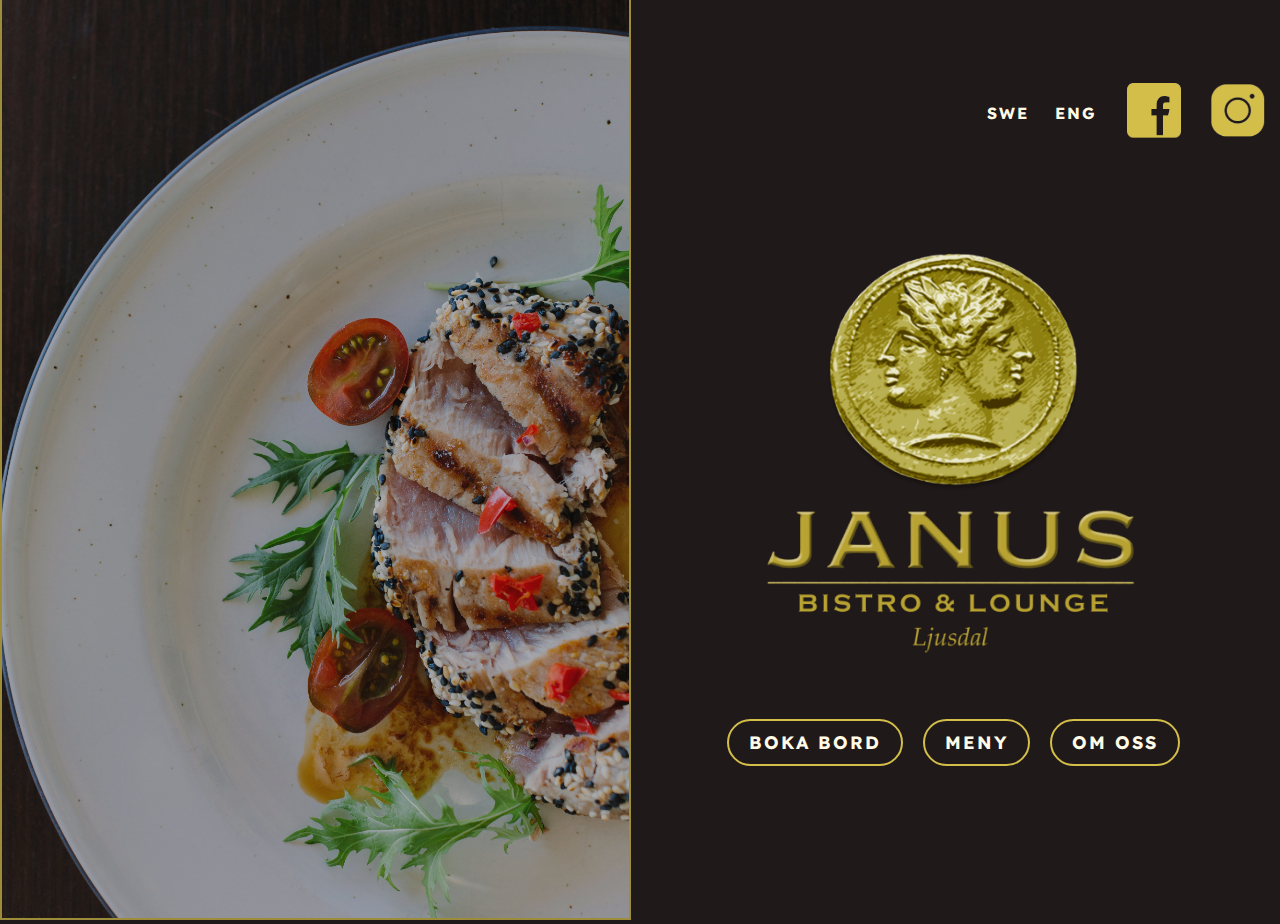
<file: html/index.html>
<!DOCTYPE html>
<html lang="sv">
  <head>
    <meta charset="UTF-8" />
    <meta name="viewport" content="width=device-width, initial-scale=1.0" />
	<!-- Javascript -->
    <script src="../jquery/jquery-3.7.1.min.js"></script>
	<link rel="stylesheet" href="../jquery/jquery-ui-1.14.1/jquery-ui.css">
	<script src="../jquery/jquery-ui-1.14.1/jquery-ui.min.js"></script>
	<!-- <script src="../javascript/script.js"></script> -->
	<!-- css -->
	<link rel="stylesheet" href="../css/styles.css">
	<title>Startsida</title>
  </head>
  <body style="background-color: #201919;">   
	<div class="container">
		<div class="div1"> 
			<div class="slide fade">
				<img src="../Janusbilder/14.jpg" alt="Bild på mat">
			</div>
			<div class="slide fade">
				<img src="../Janusbilder/4.jpg" alt="Bild på mat">
			</div>
			<div class="slide fade">
				<img src="../Janusbilder/6.jpg" alt="Bild på mat">
			</div>
			<div class="slide fade">
				<img src="../Janusbilder/13.jpg" alt="Bild på mat">
			</div>
			<div class="slide fade">
				<img src="../Janusbilder/1.jpg" alt="Bild på mat">'
			</div>
			<div class="slide fade">
				<img src="../Janusbilder/7.jpeg" alt="Bild på mat">
			</div>
			<div class="slide fade">
				<img src="../Janusbilder/10.jpg" alt="Bild på mat">
			</div>
		</div> 

		<div class="div2">
			<div class="text">
				<p onmouseover="changeColor(this)" onmouseout="resetColor(this)">
					<a href="#">SWE</a></p>
				<p onmouseover="changeColor(this)" onmouseout="resetColor(this)">
					<a href="../english/homepageeng.html">ENG</a></p>
			</div>
			 <div class="igfb">
				<a href="https://www.facebook.com/profile.php?id=100028975106962&ref=ts&fref=ts#" target="_blank">
					<img src="../Janusbilder/FACEBOOK.png" alt="Facebook-länk"></a>
				<a href="https://www.instagram.com/janusbistro/" target="_blank">
					<img src="../Janusbilder/INSTAGRAM.png" alt="Instagram-länk"></a>
			</div>
			
		</div>
		<div class="div3">
			 <img src="../Janusbilder/Januslogga.png" alt="Janus logotyp">
		</div>

		<div class="div4"> 
			<div class="bokabord"><a href="../html/booktable.html"><p> BOKA BORD </p></a></div>
			<div class="meny"><a href="../html/meny.html"><p> MENY </p></a></div>
			<div class="omoss"><a href="../html/about.html"><p> OM OSS </p></a></div>
		</div>
	</div>
	<script src="../javascript/script.js"></script>
	<script src="../javascript/navbar.js"></script>
  </body>
</html>
</file>
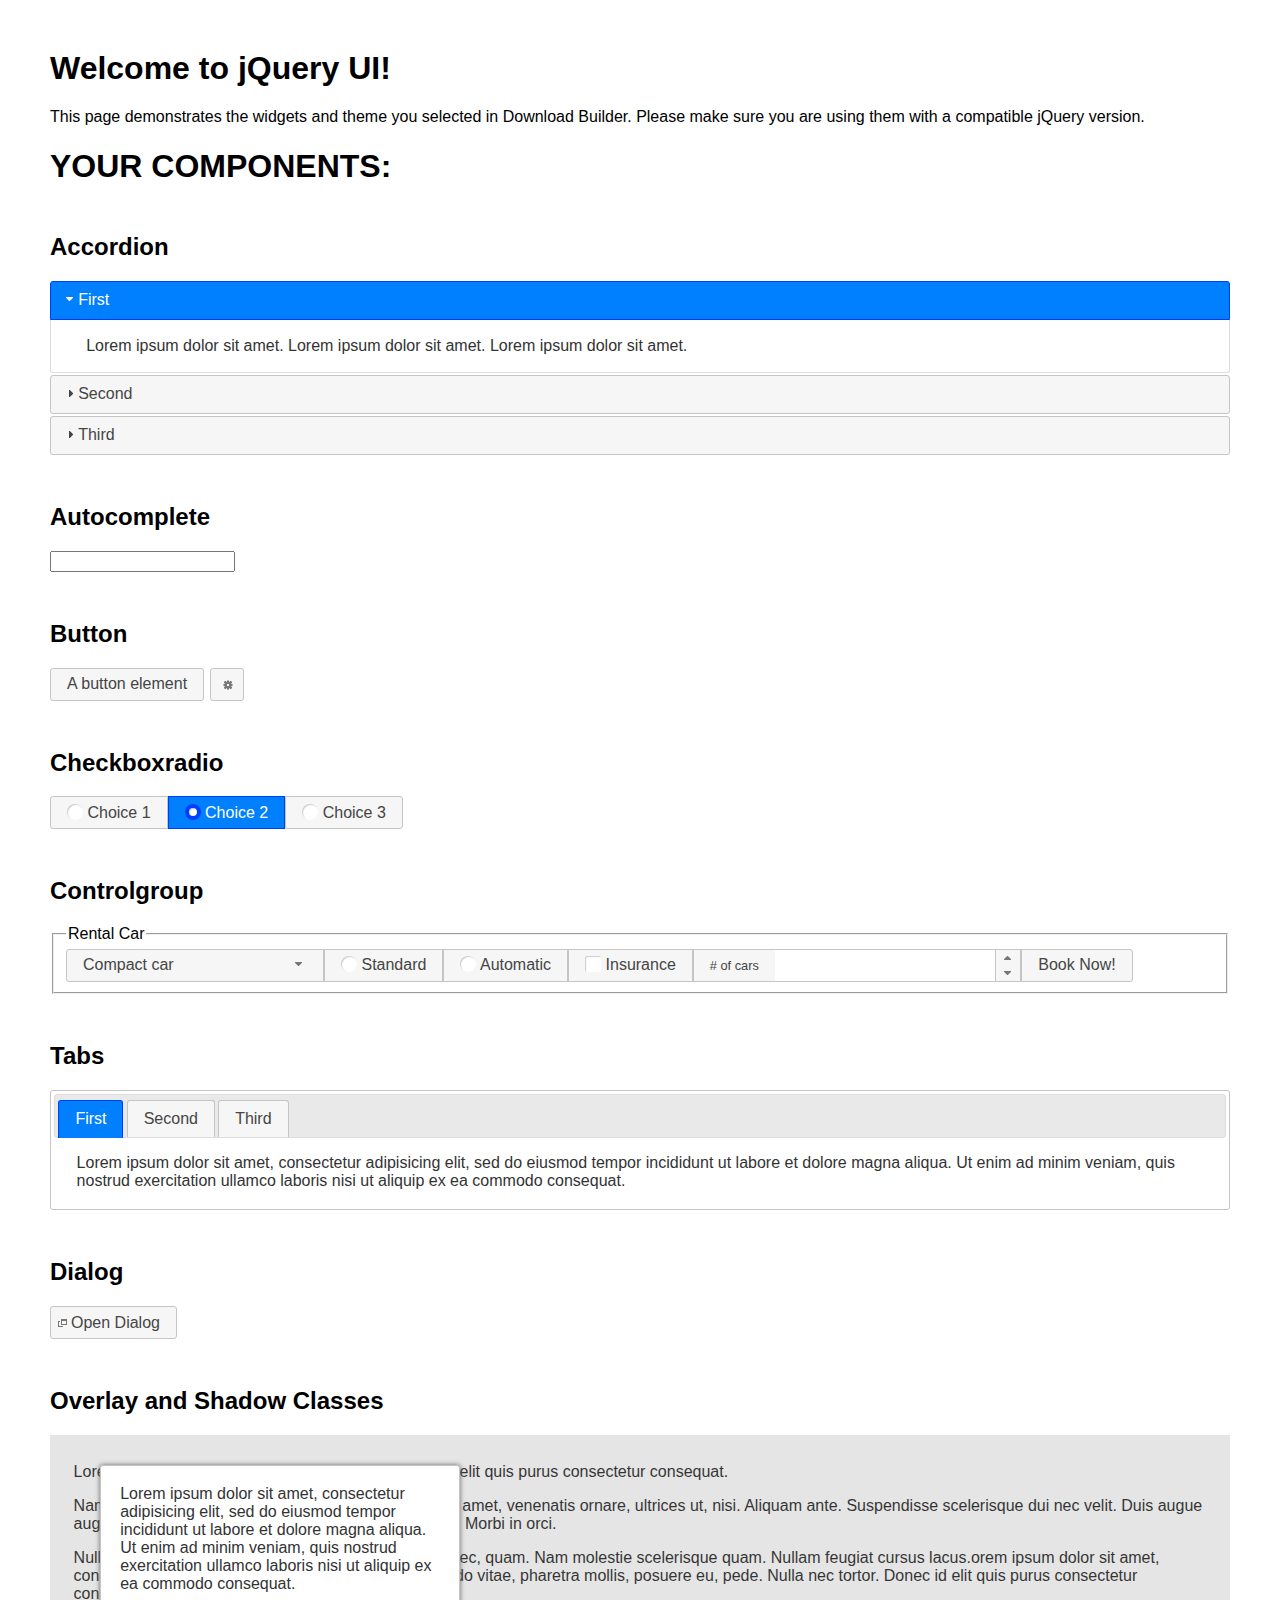
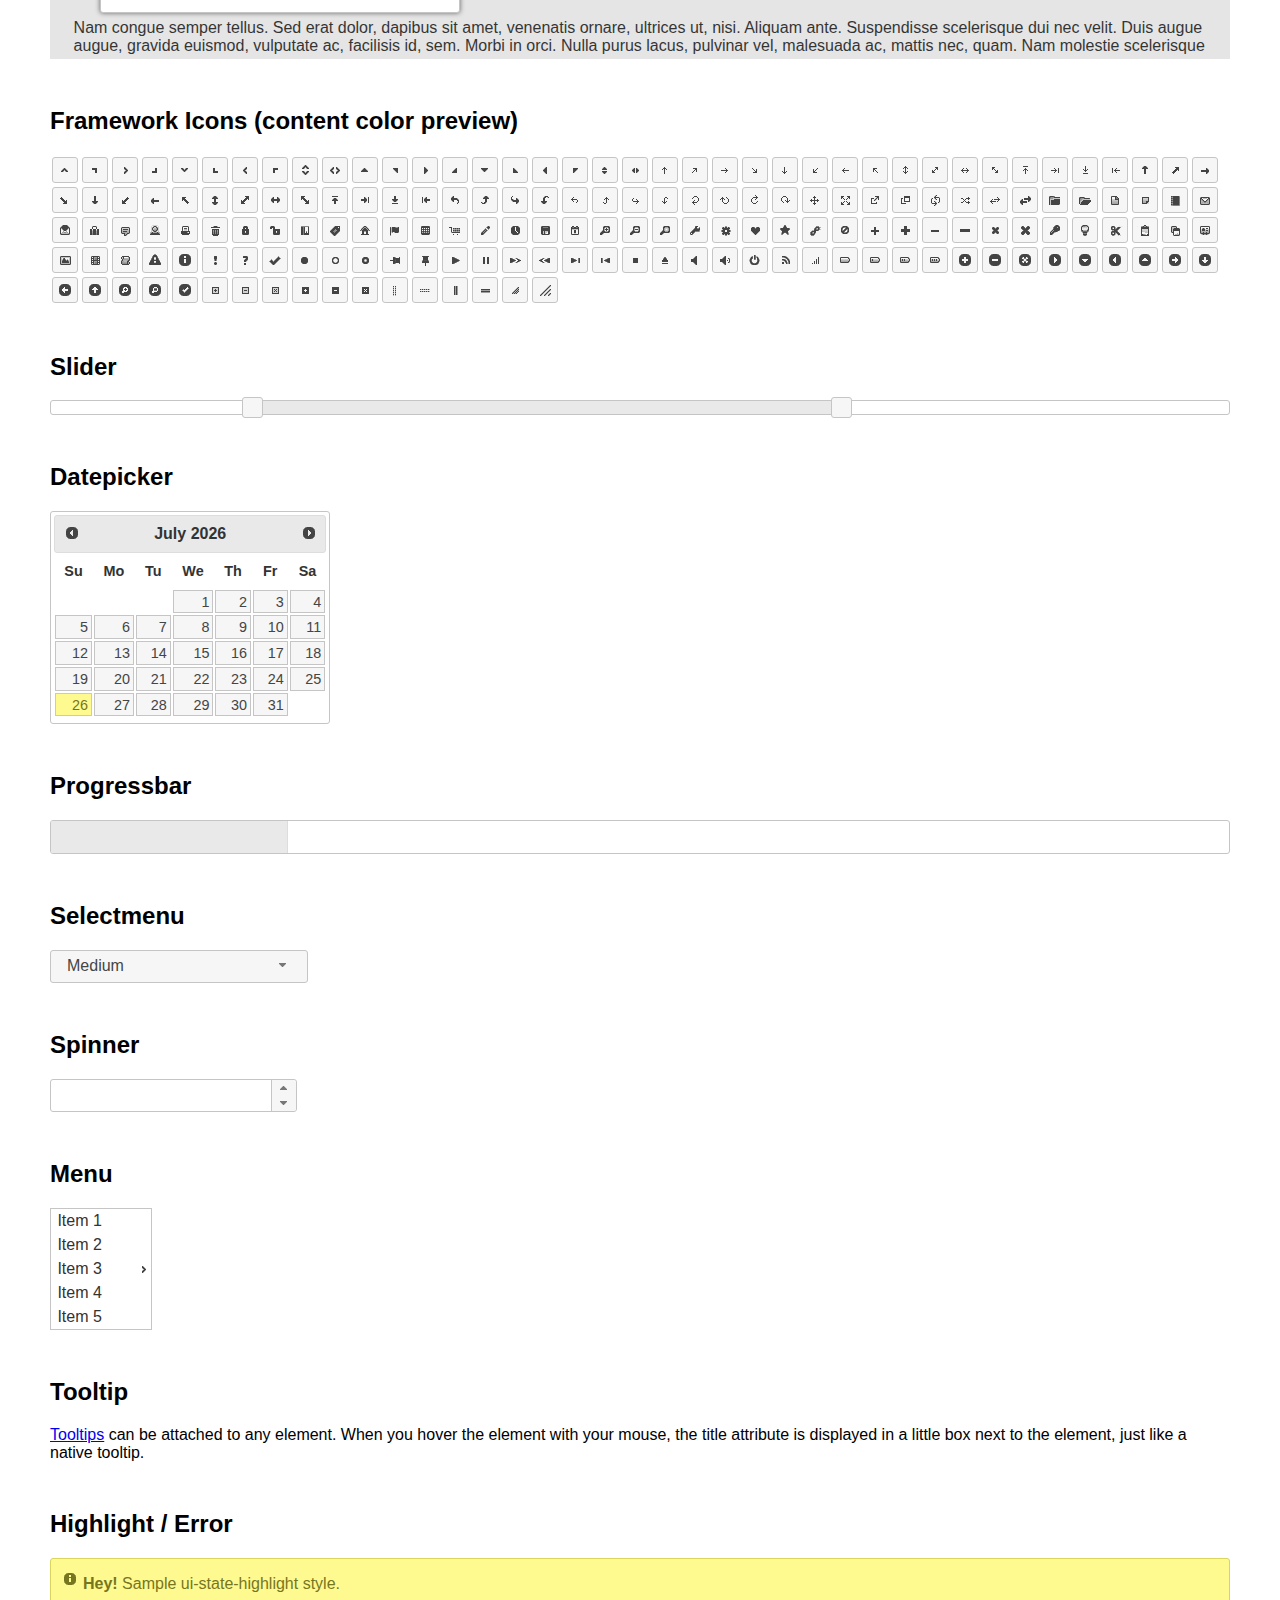
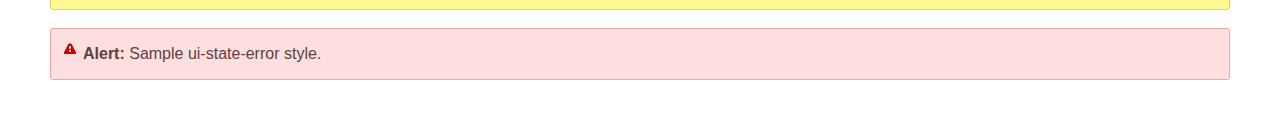
<file: jquery/jquery-ui-1.14.1/index.html>
<!doctype html>
<html lang="us">
<head>
	<meta charset="utf-8">
	<title>jQuery UI Example Page</title>
	<link href="jquery-ui.css" rel="stylesheet">
	<style>
	body{
		font-family: "Trebuchet MS", sans-serif;
		margin: 50px;
	}
	.demoHeaders {
		margin-top: 2em;
	}
	#dialog-link {
		padding: .4em 1em .4em 20px;
		text-decoration: none;
		position: relative;
	}
	#dialog-link span.ui-icon {
		margin: 0 5px 0 0;
		position: absolute;
		left: .2em;
		top: 50%;
		margin-top: -8px;
	}
	#icons {
		margin: 0;
		padding: 0;
	}
	#icons li {
		margin: 2px;
		position: relative;
		padding: 4px 0;
		cursor: pointer;
		float: left;
		list-style: none;
	}
	#icons span.ui-icon {
		float: left;
		margin: 0 4px;
	}
	.fakewindowcontain .ui-widget-overlay {
		position: absolute;
	}
	select {
		width: 200px;
	}
	</style>
</head>
<body>

<h1>Welcome to jQuery UI!</h1>

<div class="ui-widget">
	<p>This page demonstrates the widgets and theme you selected in Download Builder. Please make sure you are using them with a compatible jQuery version.</p>
</div>

<h1>YOUR COMPONENTS:</h1>

<!-- Accordion -->
<h2 class="demoHeaders">Accordion</h2>
<div id="accordion">
	<h3>First</h3>
	<div>Lorem ipsum dolor sit amet. Lorem ipsum dolor sit amet. Lorem ipsum dolor sit amet.</div>
	<h3>Second</h3>
	<div>Phasellus mattis tincidunt nibh.</div>
	<h3>Third</h3>
	<div>Nam dui erat, auctor a, dignissim quis.</div>
</div>

<!-- Autocomplete -->
<h2 class="demoHeaders">Autocomplete</h2>
<div>
	<input id="autocomplete" title="type &quot;a&quot;">
</div>

<!-- Button -->
<h2 class="demoHeaders">Button</h2>
<button id="button">A button element</button>
<button id="button-icon">An icon-only button</button>

<!-- Checkboxradio -->
<h2 class="demoHeaders">Checkboxradio</h2>
<form style="margin-top: 1em;">
	<div id="radioset">
		<input type="radio" id="radio1" name="radio"><label for="radio1">Choice 1</label>
		<input type="radio" id="radio2" name="radio" checked="checked"><label for="radio2">Choice 2</label>
		<input type="radio" id="radio3" name="radio"><label for="radio3">Choice 3</label>
	</div>
</form>

<!-- Controlgroup -->
<h2 class="demoHeaders">Controlgroup</h2>
<fieldset>
	<legend>Rental Car</legend>
	<div id="controlgroup">
		<select id="car-type">
			<option>Compact car</option>
			<option>Midsize car</option>
			<option>Full size car</option>
			<option>SUV</option>
			<option>Luxury</option>
			<option>Truck</option>
			<option>Van</option>
		</select>
		<label for="transmission-standard">Standard</label>
		<input type="radio" name="transmission" id="transmission-standard">
		<label for="transmission-automatic">Automatic</label>
		<input type="radio" name="transmission" id="transmission-automatic">
		<label for="insurance">Insurance</label>
		<input type="checkbox" name="insurance" id="insurance">
		<label for="horizontal-spinner" class="ui-controlgroup-label"># of cars</label>
		<input id="horizontal-spinner" class="ui-spinner-input">
		<button>Book Now!</button>
	</div>
</fieldset>

<!-- Tabs -->
<h2 class="demoHeaders">Tabs</h2>
<div id="tabs">
	<ul>
		<li><a href="#tabs-1">First</a></li>
		<li><a href="#tabs-2">Second</a></li>
		<li><a href="#tabs-3">Third</a></li>
	</ul>
	<div id="tabs-1">Lorem ipsum dolor sit amet, consectetur adipisicing elit, sed do eiusmod tempor incididunt ut labore et dolore magna aliqua. Ut enim ad minim veniam, quis nostrud exercitation ullamco laboris nisi ut aliquip ex ea commodo consequat.</div>
	<div id="tabs-2">Phasellus mattis tincidunt nibh. Cras orci urna, blandit id, pretium vel, aliquet ornare, felis. Maecenas scelerisque sem non nisl. Fusce sed lorem in enim dictum bibendum.</div>
	<div id="tabs-3">Nam dui erat, auctor a, dignissim quis, sollicitudin eu, felis. Pellentesque nisi urna, interdum eget, sagittis et, consequat vestibulum, lacus. Mauris porttitor ullamcorper augue.</div>
</div>

<h2 class="demoHeaders">Dialog</h2>
<p>
	<button id="dialog-link" class="ui-button ui-corner-all ui-widget">
		<span class="ui-icon ui-icon-newwin"></span>Open Dialog
	</button>
</p>

<h2 class="demoHeaders">Overlay and Shadow Classes</h2>
<div style="position: relative; width: 96%; height: 200px; padding:1% 2%; overflow:hidden;" class="fakewindowcontain">
	<p>Lorem ipsum dolor sit amet,  Nulla nec tortor. Donec id elit quis purus consectetur consequat. </p><p>Nam congue semper tellus. Sed erat dolor, dapibus sit amet, venenatis ornare, ultrices ut, nisi. Aliquam ante. Suspendisse scelerisque dui nec velit. Duis augue augue, gravida euismod, vulputate ac, facilisis id, sem. Morbi in orci. </p><p>Nulla purus lacus, pulvinar vel, malesuada ac, mattis nec, quam. Nam molestie scelerisque quam. Nullam feugiat cursus lacus.orem ipsum dolor sit amet, consectetur adipiscing elit. Donec libero risus, commodo vitae, pharetra mollis, posuere eu, pede. Nulla nec tortor. Donec id elit quis purus consectetur consequat. </p><p>Nam congue semper tellus. Sed erat dolor, dapibus sit amet, venenatis ornare, ultrices ut, nisi. Aliquam ante. Suspendisse scelerisque dui nec velit. Duis augue augue, gravida euismod, vulputate ac, facilisis id, sem. Morbi in orci. Nulla purus lacus, pulvinar vel, malesuada ac, mattis nec, quam. Nam molestie scelerisque quam. </p><p>Nullam feugiat cursus lacus.orem ipsum dolor sit amet, consectetur adipiscing elit. Donec libero risus, commodo vitae, pharetra mollis, posuere eu, pede. Nulla nec tortor. Donec id elit quis purus consectetur consequat. Nam congue semper tellus. Sed erat dolor, dapibus sit amet, venenatis ornare, ultrices ut, nisi. Aliquam ante. </p><p>Suspendisse scelerisque dui nec velit. Duis augue augue, gravida euismod, vulputate ac, facilisis id, sem. Morbi in orci. Nulla purus lacus, pulvinar vel, malesuada ac, mattis nec, quam. Nam molestie scelerisque quam. Nullam feugiat cursus lacus.orem ipsum dolor sit amet, consectetur adipiscing elit. Donec libero risus, commodo vitae, pharetra mollis, posuere eu, pede. Nulla nec tortor. Donec id elit quis purus consectetur consequat. Nam congue semper tellus. Sed erat dolor, dapibus sit amet, venenatis ornare, ultrices ut, nisi. </p>

	<!-- ui-dialog -->
	<div class="ui-widget-overlay ui-front"></div>
	<div style="position: absolute; width: 320px; left: 50px; top: 30px; padding: 1.2em" class="ui-widget ui-front ui-widget-content ui-corner-all ui-widget-shadow">
		Lorem ipsum dolor sit amet, consectetur adipisicing elit, sed do eiusmod tempor incididunt ut labore et dolore magna aliqua. Ut enim ad minim veniam, quis nostrud exercitation ullamco laboris nisi ut aliquip ex ea commodo consequat.
	</div>

</div>

<!-- ui-dialog -->
<div id="dialog" title="Dialog Title">
	<p>Lorem ipsum dolor sit amet, consectetur adipisicing elit, sed do eiusmod tempor incididunt ut labore et dolore magna aliqua. Ut enim ad minim veniam, quis nostrud exercitation ullamco laboris nisi ut aliquip ex ea commodo consequat.</p>
</div>


<h2 class="demoHeaders">Framework Icons (content color preview)</h2>
<ul id="icons" class="ui-widget ui-helper-clearfix">
	<li class="ui-state-default ui-corner-all" title=".ui-icon-caret-1-n"><span class="ui-icon ui-icon-caret-1-n"></span></li>
	<li class="ui-state-default ui-corner-all" title=".ui-icon-caret-1-ne"><span class="ui-icon ui-icon-caret-1-ne"></span></li>
	<li class="ui-state-default ui-corner-all" title=".ui-icon-caret-1-e"><span class="ui-icon ui-icon-caret-1-e"></span></li>
	<li class="ui-state-default ui-corner-all" title=".ui-icon-caret-1-se"><span class="ui-icon ui-icon-caret-1-se"></span></li>
	<li class="ui-state-default ui-corner-all" title=".ui-icon-caret-1-s"><span class="ui-icon ui-icon-caret-1-s"></span></li>
	<li class="ui-state-default ui-corner-all" title=".ui-icon-caret-1-sw"><span class="ui-icon ui-icon-caret-1-sw"></span></li>
	<li class="ui-state-default ui-corner-all" title=".ui-icon-caret-1-w"><span class="ui-icon ui-icon-caret-1-w"></span></li>
	<li class="ui-state-default ui-corner-all" title=".ui-icon-caret-1-nw"><span class="ui-icon ui-icon-caret-1-nw"></span></li>
	<li class="ui-state-default ui-corner-all" title=".ui-icon-caret-2-n-s"><span class="ui-icon ui-icon-caret-2-n-s"></span></li>
	<li class="ui-state-default ui-corner-all" title=".ui-icon-caret-2-e-w"><span class="ui-icon ui-icon-caret-2-e-w"></span></li>
	<li class="ui-state-default ui-corner-all" title=".ui-icon-triangle-1-n"><span class="ui-icon ui-icon-triangle-1-n"></span></li>
	<li class="ui-state-default ui-corner-all" title=".ui-icon-triangle-1-ne"><span class="ui-icon ui-icon-triangle-1-ne"></span></li>
	<li class="ui-state-default ui-corner-all" title=".ui-icon-triangle-1-e"><span class="ui-icon ui-icon-triangle-1-e"></span></li>
	<li class="ui-state-default ui-corner-all" title=".ui-icon-triangle-1-se"><span class="ui-icon ui-icon-triangle-1-se"></span></li>
	<li class="ui-state-default ui-corner-all" title=".ui-icon-triangle-1-s"><span class="ui-icon ui-icon-triangle-1-s"></span></li>
	<li class="ui-state-default ui-corner-all" title=".ui-icon-triangle-1-sw"><span class="ui-icon ui-icon-triangle-1-sw"></span></li>
	<li class="ui-state-default ui-corner-all" title=".ui-icon-triangle-1-w"><span class="ui-icon ui-icon-triangle-1-w"></span></li>
	<li class="ui-state-default ui-corner-all" title=".ui-icon-triangle-1-nw"><span class="ui-icon ui-icon-triangle-1-nw"></span></li>
	<li class="ui-state-default ui-corner-all" title=".ui-icon-triangle-2-n-s"><span class="ui-icon ui-icon-triangle-2-n-s"></span></li>
	<li class="ui-state-default ui-corner-all" title=".ui-icon-triangle-2-e-w"><span class="ui-icon ui-icon-triangle-2-e-w"></span></li>
	<li class="ui-state-default ui-corner-all" title=".ui-icon-arrow-1-n"><span class="ui-icon ui-icon-arrow-1-n"></span></li>
	<li class="ui-state-default ui-corner-all" title=".ui-icon-arrow-1-ne"><span class="ui-icon ui-icon-arrow-1-ne"></span></li>
	<li class="ui-state-default ui-corner-all" title=".ui-icon-arrow-1-e"><span class="ui-icon ui-icon-arrow-1-e"></span></li>
	<li class="ui-state-default ui-corner-all" title=".ui-icon-arrow-1-se"><span class="ui-icon ui-icon-arrow-1-se"></span></li>
	<li class="ui-state-default ui-corner-all" title=".ui-icon-arrow-1-s"><span class="ui-icon ui-icon-arrow-1-s"></span></li>
	<li class="ui-state-default ui-corner-all" title=".ui-icon-arrow-1-sw"><span class="ui-icon ui-icon-arrow-1-sw"></span></li>
	<li class="ui-state-default ui-corner-all" title=".ui-icon-arrow-1-w"><span class="ui-icon ui-icon-arrow-1-w"></span></li>
	<li class="ui-state-default ui-corner-all" title=".ui-icon-arrow-1-nw"><span class="ui-icon ui-icon-arrow-1-nw"></span></li>
	<li class="ui-state-default ui-corner-all" title=".ui-icon-arrow-2-n-s"><span class="ui-icon ui-icon-arrow-2-n-s"></span></li>
	<li class="ui-state-default ui-corner-all" title=".ui-icon-arrow-2-ne-sw"><span class="ui-icon ui-icon-arrow-2-ne-sw"></span></li>
	<li class="ui-state-default ui-corner-all" title=".ui-icon-arrow-2-e-w"><span class="ui-icon ui-icon-arrow-2-e-w"></span></li>
	<li class="ui-state-default ui-corner-all" title=".ui-icon-arrow-2-se-nw"><span class="ui-icon ui-icon-arrow-2-se-nw"></span></li>
	<li class="ui-state-default ui-corner-all" title=".ui-icon-arrowstop-1-n"><span class="ui-icon ui-icon-arrowstop-1-n"></span></li>
	<li class="ui-state-default ui-corner-all" title=".ui-icon-arrowstop-1-e"><span class="ui-icon ui-icon-arrowstop-1-e"></span></li>
	<li class="ui-state-default ui-corner-all" title=".ui-icon-arrowstop-1-s"><span class="ui-icon ui-icon-arrowstop-1-s"></span></li>
	<li class="ui-state-default ui-corner-all" title=".ui-icon-arrowstop-1-w"><span class="ui-icon ui-icon-arrowstop-1-w"></span></li>
	<li class="ui-state-default ui-corner-all" title=".ui-icon-arrowthick-1-n"><span class="ui-icon ui-icon-arrowthick-1-n"></span></li>
	<li class="ui-state-default ui-corner-all" title=".ui-icon-arrowthick-1-ne"><span class="ui-icon ui-icon-arrowthick-1-ne"></span></li>
	<li class="ui-state-default ui-corner-all" title=".ui-icon-arrowthick-1-e"><span class="ui-icon ui-icon-arrowthick-1-e"></span></li>
	<li class="ui-state-default ui-corner-all" title=".ui-icon-arrowthick-1-se"><span class="ui-icon ui-icon-arrowthick-1-se"></span></li>
	<li class="ui-state-default ui-corner-all" title=".ui-icon-arrowthick-1-s"><span class="ui-icon ui-icon-arrowthick-1-s"></span></li>
	<li class="ui-state-default ui-corner-all" title=".ui-icon-arrowthick-1-sw"><span class="ui-icon ui-icon-arrowthick-1-sw"></span></li>
	<li class="ui-state-default ui-corner-all" title=".ui-icon-arrowthick-1-w"><span class="ui-icon ui-icon-arrowthick-1-w"></span></li>
	<li class="ui-state-default ui-corner-all" title=".ui-icon-arrowthick-1-nw"><span class="ui-icon ui-icon-arrowthick-1-nw"></span></li>
	<li class="ui-state-default ui-corner-all" title=".ui-icon-arrowthick-2-n-s"><span class="ui-icon ui-icon-arrowthick-2-n-s"></span></li>
	<li class="ui-state-default ui-corner-all" title=".ui-icon-arrowthick-2-ne-sw"><span class="ui-icon ui-icon-arrowthick-2-ne-sw"></span></li>
	<li class="ui-state-default ui-corner-all" title=".ui-icon-arrowthick-2-e-w"><span class="ui-icon ui-icon-arrowthick-2-e-w"></span></li>
	<li class="ui-state-default ui-corner-all" title=".ui-icon-arrowthick-2-se-nw"><span class="ui-icon ui-icon-arrowthick-2-se-nw"></span></li>
	<li class="ui-state-default ui-corner-all" title=".ui-icon-arrowthickstop-1-n"><span class="ui-icon ui-icon-arrowthickstop-1-n"></span></li>
	<li class="ui-state-default ui-corner-all" title=".ui-icon-arrowthickstop-1-e"><span class="ui-icon ui-icon-arrowthickstop-1-e"></span></li>
	<li class="ui-state-default ui-corner-all" title=".ui-icon-arrowthickstop-1-s"><span class="ui-icon ui-icon-arrowthickstop-1-s"></span></li>
	<li class="ui-state-default ui-corner-all" title=".ui-icon-arrowthickstop-1-w"><span class="ui-icon ui-icon-arrowthickstop-1-w"></span></li>
	<li class="ui-state-default ui-corner-all" title=".ui-icon-arrowreturnthick-1-w"><span class="ui-icon ui-icon-arrowreturnthick-1-w"></span></li>
	<li class="ui-state-default ui-corner-all" title=".ui-icon-arrowreturnthick-1-n"><span class="ui-icon ui-icon-arrowreturnthick-1-n"></span></li>
	<li class="ui-state-default ui-corner-all" title=".ui-icon-arrowreturnthick-1-e"><span class="ui-icon ui-icon-arrowreturnthick-1-e"></span></li>
	<li class="ui-state-default ui-corner-all" title=".ui-icon-arrowreturnthick-1-s"><span class="ui-icon ui-icon-arrowreturnthick-1-s"></span></li>
	<li class="ui-state-default ui-corner-all" title=".ui-icon-arrowreturn-1-w"><span class="ui-icon ui-icon-arrowreturn-1-w"></span></li>
	<li class="ui-state-default ui-corner-all" title=".ui-icon-arrowreturn-1-n"><span class="ui-icon ui-icon-arrowreturn-1-n"></span></li>
	<li class="ui-state-default ui-corner-all" title=".ui-icon-arrowreturn-1-e"><span class="ui-icon ui-icon-arrowreturn-1-e"></span></li>
	<li class="ui-state-default ui-corner-all" title=".ui-icon-arrowreturn-1-s"><span class="ui-icon ui-icon-arrowreturn-1-s"></span></li>
	<li class="ui-state-default ui-corner-all" title=".ui-icon-arrowrefresh-1-w"><span class="ui-icon ui-icon-arrowrefresh-1-w"></span></li>
	<li class="ui-state-default ui-corner-all" title=".ui-icon-arrowrefresh-1-n"><span class="ui-icon ui-icon-arrowrefresh-1-n"></span></li>
	<li class="ui-state-default ui-corner-all" title=".ui-icon-arrowrefresh-1-e"><span class="ui-icon ui-icon-arrowrefresh-1-e"></span></li>
	<li class="ui-state-default ui-corner-all" title=".ui-icon-arrowrefresh-1-s"><span class="ui-icon ui-icon-arrowrefresh-1-s"></span></li>
	<li class="ui-state-default ui-corner-all" title=".ui-icon-arrow-4"><span class="ui-icon ui-icon-arrow-4"></span></li>
	<li class="ui-state-default ui-corner-all" title=".ui-icon-arrow-4-diag"><span class="ui-icon ui-icon-arrow-4-diag"></span></li>
	<li class="ui-state-default ui-corner-all" title=".ui-icon-extlink"><span class="ui-icon ui-icon-extlink"></span></li>
	<li class="ui-state-default ui-corner-all" title=".ui-icon-newwin"><span class="ui-icon ui-icon-newwin"></span></li>
	<li class="ui-state-default ui-corner-all" title=".ui-icon-refresh"><span class="ui-icon ui-icon-refresh"></span></li>
	<li class="ui-state-default ui-corner-all" title=".ui-icon-shuffle"><span class="ui-icon ui-icon-shuffle"></span></li>
	<li class="ui-state-default ui-corner-all" title=".ui-icon-transfer-e-w"><span class="ui-icon ui-icon-transfer-e-w"></span></li>
	<li class="ui-state-default ui-corner-all" title=".ui-icon-transferthick-e-w"><span class="ui-icon ui-icon-transferthick-e-w"></span></li>
	<li class="ui-state-default ui-corner-all" title=".ui-icon-folder-collapsed"><span class="ui-icon ui-icon-folder-collapsed"></span></li>
	<li class="ui-state-default ui-corner-all" title=".ui-icon-folder-open"><span class="ui-icon ui-icon-folder-open"></span></li>
	<li class="ui-state-default ui-corner-all" title=".ui-icon-document"><span class="ui-icon ui-icon-document"></span></li>
	<li class="ui-state-default ui-corner-all" title=".ui-icon-document-b"><span class="ui-icon ui-icon-document-b"></span></li>
	<li class="ui-state-default ui-corner-all" title=".ui-icon-note"><span class="ui-icon ui-icon-note"></span></li>
	<li class="ui-state-default ui-corner-all" title=".ui-icon-mail-closed"><span class="ui-icon ui-icon-mail-closed"></span></li>
	<li class="ui-state-default ui-corner-all" title=".ui-icon-mail-open"><span class="ui-icon ui-icon-mail-open"></span></li>
	<li class="ui-state-default ui-corner-all" title=".ui-icon-suitcase"><span class="ui-icon ui-icon-suitcase"></span></li>
	<li class="ui-state-default ui-corner-all" title=".ui-icon-comment"><span class="ui-icon ui-icon-comment"></span></li>
	<li class="ui-state-default ui-corner-all" title=".ui-icon-person"><span class="ui-icon ui-icon-person"></span></li>
	<li class="ui-state-default ui-corner-all" title=".ui-icon-print"><span class="ui-icon ui-icon-print"></span></li>
	<li class="ui-state-default ui-corner-all" title=".ui-icon-trash"><span class="ui-icon ui-icon-trash"></span></li>
	<li class="ui-state-default ui-corner-all" title=".ui-icon-locked"><span class="ui-icon ui-icon-locked"></span></li>
	<li class="ui-state-default ui-corner-all" title=".ui-icon-unlocked"><span class="ui-icon ui-icon-unlocked"></span></li>
	<li class="ui-state-default ui-corner-all" title=".ui-icon-bookmark"><span class="ui-icon ui-icon-bookmark"></span></li>
	<li class="ui-state-default ui-corner-all" title=".ui-icon-tag"><span class="ui-icon ui-icon-tag"></span></li>
	<li class="ui-state-default ui-corner-all" title=".ui-icon-home"><span class="ui-icon ui-icon-home"></span></li>
	<li class="ui-state-default ui-corner-all" title=".ui-icon-flag"><span class="ui-icon ui-icon-flag"></span></li>
	<li class="ui-state-default ui-corner-all" title=".ui-icon-calculator"><span class="ui-icon ui-icon-calculator"></span></li>
	<li class="ui-state-default ui-corner-all" title=".ui-icon-cart"><span class="ui-icon ui-icon-cart"></span></li>
	<li class="ui-state-default ui-corner-all" title=".ui-icon-pencil"><span class="ui-icon ui-icon-pencil"></span></li>
	<li class="ui-state-default ui-corner-all" title=".ui-icon-clock"><span class="ui-icon ui-icon-clock"></span></li>
	<li class="ui-state-default ui-corner-all" title=".ui-icon-disk"><span class="ui-icon ui-icon-disk"></span></li>
	<li class="ui-state-default ui-corner-all" title=".ui-icon-calendar"><span class="ui-icon ui-icon-calendar"></span></li>
	<li class="ui-state-default ui-corner-all" title=".ui-icon-zoomin"><span class="ui-icon ui-icon-zoomin"></span></li>
	<li class="ui-state-default ui-corner-all" title=".ui-icon-zoomout"><span class="ui-icon ui-icon-zoomout"></span></li>
	<li class="ui-state-default ui-corner-all" title=".ui-icon-search"><span class="ui-icon ui-icon-search"></span></li>
	<li class="ui-state-default ui-corner-all" title=".ui-icon-wrench"><span class="ui-icon ui-icon-wrench"></span></li>
	<li class="ui-state-default ui-corner-all" title=".ui-icon-gear"><span class="ui-icon ui-icon-gear"></span></li>
	<li class="ui-state-default ui-corner-all" title=".ui-icon-heart"><span class="ui-icon ui-icon-heart"></span></li>
	<li class="ui-state-default ui-corner-all" title=".ui-icon-star"><span class="ui-icon ui-icon-star"></span></li>
	<li class="ui-state-default ui-corner-all" title=".ui-icon-link"><span class="ui-icon ui-icon-link"></span></li>
	<li class="ui-state-default ui-corner-all" title=".ui-icon-cancel"><span class="ui-icon ui-icon-cancel"></span></li>
	<li class="ui-state-default ui-corner-all" title=".ui-icon-plus"><span class="ui-icon ui-icon-plus"></span></li>
	<li class="ui-state-default ui-corner-all" title=".ui-icon-plusthick"><span class="ui-icon ui-icon-plusthick"></span></li>
	<li class="ui-state-default ui-corner-all" title=".ui-icon-minus"><span class="ui-icon ui-icon-minus"></span></li>
	<li class="ui-state-default ui-corner-all" title=".ui-icon-minusthick"><span class="ui-icon ui-icon-minusthick"></span></li>
	<li class="ui-state-default ui-corner-all" title=".ui-icon-close"><span class="ui-icon ui-icon-close"></span></li>
	<li class="ui-state-default ui-corner-all" title=".ui-icon-closethick"><span class="ui-icon ui-icon-closethick"></span></li>
	<li class="ui-state-default ui-corner-all" title=".ui-icon-key"><span class="ui-icon ui-icon-key"></span></li>
	<li class="ui-state-default ui-corner-all" title=".ui-icon-lightbulb"><span class="ui-icon ui-icon-lightbulb"></span></li>
	<li class="ui-state-default ui-corner-all" title=".ui-icon-scissors"><span class="ui-icon ui-icon-scissors"></span></li>
	<li class="ui-state-default ui-corner-all" title=".ui-icon-clipboard"><span class="ui-icon ui-icon-clipboard"></span></li>
	<li class="ui-state-default ui-corner-all" title=".ui-icon-copy"><span class="ui-icon ui-icon-copy"></span></li>
	<li class="ui-state-default ui-corner-all" title=".ui-icon-contact"><span class="ui-icon ui-icon-contact"></span></li>
	<li class="ui-state-default ui-corner-all" title=".ui-icon-image"><span class="ui-icon ui-icon-image"></span></li>
	<li class="ui-state-default ui-corner-all" title=".ui-icon-video"><span class="ui-icon ui-icon-video"></span></li>
	<li class="ui-state-default ui-corner-all" title=".ui-icon-script"><span class="ui-icon ui-icon-script"></span></li>
	<li class="ui-state-default ui-corner-all" title=".ui-icon-alert"><span class="ui-icon ui-icon-alert"></span></li>
	<li class="ui-state-default ui-corner-all" title=".ui-icon-info"><span class="ui-icon ui-icon-info"></span></li>
	<li class="ui-state-default ui-corner-all" title=".ui-icon-notice"><span class="ui-icon ui-icon-notice"></span></li>
	<li class="ui-state-default ui-corner-all" title=".ui-icon-help"><span class="ui-icon ui-icon-help"></span></li>
	<li class="ui-state-default ui-corner-all" title=".ui-icon-check"><span class="ui-icon ui-icon-check"></span></li>
	<li class="ui-state-default ui-corner-all" title=".ui-icon-bullet"><span class="ui-icon ui-icon-bullet"></span></li>
	<li class="ui-state-default ui-corner-all" title=".ui-icon-radio-off"><span class="ui-icon ui-icon-radio-off"></span></li>
	<li class="ui-state-default ui-corner-all" title=".ui-icon-radio-on"><span class="ui-icon ui-icon-radio-on"></span></li>
	<li class="ui-state-default ui-corner-all" title=".ui-icon-pin-w"><span class="ui-icon ui-icon-pin-w"></span></li>
	<li class="ui-state-default ui-corner-all" title=".ui-icon-pin-s"><span class="ui-icon ui-icon-pin-s"></span></li>
	<li class="ui-state-default ui-corner-all" title=".ui-icon-play"><span class="ui-icon ui-icon-play"></span></li>
	<li class="ui-state-default ui-corner-all" title=".ui-icon-pause"><span class="ui-icon ui-icon-pause"></span></li>
	<li class="ui-state-default ui-corner-all" title=".ui-icon-seek-next"><span class="ui-icon ui-icon-seek-next"></span></li>
	<li class="ui-state-default ui-corner-all" title=".ui-icon-seek-prev"><span class="ui-icon ui-icon-seek-prev"></span></li>
	<li class="ui-state-default ui-corner-all" title=".ui-icon-seek-end"><span class="ui-icon ui-icon-seek-end"></span></li>
	<li class="ui-state-default ui-corner-all" title=".ui-icon-seek-first"><span class="ui-icon ui-icon-seek-first"></span></li>
	<li class="ui-state-default ui-corner-all" title=".ui-icon-stop"><span class="ui-icon ui-icon-stop"></span></li>
	<li class="ui-state-default ui-corner-all" title=".ui-icon-eject"><span class="ui-icon ui-icon-eject"></span></li>
	<li class="ui-state-default ui-corner-all" title=".ui-icon-volume-off"><span class="ui-icon ui-icon-volume-off"></span></li>
	<li class="ui-state-default ui-corner-all" title=".ui-icon-volume-on"><span class="ui-icon ui-icon-volume-on"></span></li>
	<li class="ui-state-default ui-corner-all" title=".ui-icon-power"><span class="ui-icon ui-icon-power"></span></li>
	<li class="ui-state-default ui-corner-all" title=".ui-icon-signal-diag"><span class="ui-icon ui-icon-signal-diag"></span></li>
	<li class="ui-state-default ui-corner-all" title=".ui-icon-signal"><span class="ui-icon ui-icon-signal"></span></li>
	<li class="ui-state-default ui-corner-all" title=".ui-icon-battery-0"><span class="ui-icon ui-icon-battery-0"></span></li>
	<li class="ui-state-default ui-corner-all" title=".ui-icon-battery-1"><span class="ui-icon ui-icon-battery-1"></span></li>
	<li class="ui-state-default ui-corner-all" title=".ui-icon-battery-2"><span class="ui-icon ui-icon-battery-2"></span></li>
	<li class="ui-state-default ui-corner-all" title=".ui-icon-battery-3"><span class="ui-icon ui-icon-battery-3"></span></li>
	<li class="ui-state-default ui-corner-all" title=".ui-icon-circle-plus"><span class="ui-icon ui-icon-circle-plus"></span></li>
	<li class="ui-state-default ui-corner-all" title=".ui-icon-circle-minus"><span class="ui-icon ui-icon-circle-minus"></span></li>
	<li class="ui-state-default ui-corner-all" title=".ui-icon-circle-close"><span class="ui-icon ui-icon-circle-close"></span></li>
	<li class="ui-state-default ui-corner-all" title=".ui-icon-circle-triangle-e"><span class="ui-icon ui-icon-circle-triangle-e"></span></li>
	<li class="ui-state-default ui-corner-all" title=".ui-icon-circle-triangle-s"><span class="ui-icon ui-icon-circle-triangle-s"></span></li>
	<li class="ui-state-default ui-corner-all" title=".ui-icon-circle-triangle-w"><span class="ui-icon ui-icon-circle-triangle-w"></span></li>
	<li class="ui-state-default ui-corner-all" title=".ui-icon-circle-triangle-n"><span class="ui-icon ui-icon-circle-triangle-n"></span></li>
	<li class="ui-state-default ui-corner-all" title=".ui-icon-circle-arrow-e"><span class="ui-icon ui-icon-circle-arrow-e"></span></li>
	<li class="ui-state-default ui-corner-all" title=".ui-icon-circle-arrow-s"><span class="ui-icon ui-icon-circle-arrow-s"></span></li>
	<li class="ui-state-default ui-corner-all" title=".ui-icon-circle-arrow-w"><span class="ui-icon ui-icon-circle-arrow-w"></span></li>
	<li class="ui-state-default ui-corner-all" title=".ui-icon-circle-arrow-n"><span class="ui-icon ui-icon-circle-arrow-n"></span></li>
	<li class="ui-state-default ui-corner-all" title=".ui-icon-circle-zoomin"><span class="ui-icon ui-icon-circle-zoomin"></span></li>
	<li class="ui-state-default ui-corner-all" title=".ui-icon-circle-zoomout"><span class="ui-icon ui-icon-circle-zoomout"></span></li>
	<li class="ui-state-default ui-corner-all" title=".ui-icon-circle-check"><span class="ui-icon ui-icon-circle-check"></span></li>
	<li class="ui-state-default ui-corner-all" title=".ui-icon-circlesmall-plus"><span class="ui-icon ui-icon-circlesmall-plus"></span></li>
	<li class="ui-state-default ui-corner-all" title=".ui-icon-circlesmall-minus"><span class="ui-icon ui-icon-circlesmall-minus"></span></li>
	<li class="ui-state-default ui-corner-all" title=".ui-icon-circlesmall-close"><span class="ui-icon ui-icon-circlesmall-close"></span></li>
	<li class="ui-state-default ui-corner-all" title=".ui-icon-squaresmall-plus"><span class="ui-icon ui-icon-squaresmall-plus"></span></li>
	<li class="ui-state-default ui-corner-all" title=".ui-icon-squaresmall-minus"><span class="ui-icon ui-icon-squaresmall-minus"></span></li>
	<li class="ui-state-default ui-corner-all" title=".ui-icon-squaresmall-close"><span class="ui-icon ui-icon-squaresmall-close"></span></li>
	<li class="ui-state-default ui-corner-all" title=".ui-icon-grip-dotted-vertical"><span class="ui-icon ui-icon-grip-dotted-vertical"></span></li>
	<li class="ui-state-default ui-corner-all" title=".ui-icon-grip-dotted-horizontal"><span class="ui-icon ui-icon-grip-dotted-horizontal"></span></li>
	<li class="ui-state-default ui-corner-all" title=".ui-icon-grip-solid-vertical"><span class="ui-icon ui-icon-grip-solid-vertical"></span></li>
	<li class="ui-state-default ui-corner-all" title=".ui-icon-grip-solid-horizontal"><span class="ui-icon ui-icon-grip-solid-horizontal"></span></li>
	<li class="ui-state-default ui-corner-all" title=".ui-icon-gripsmall-diagonal-se"><span class="ui-icon ui-icon-gripsmall-diagonal-se"></span></li>
	<li class="ui-state-default ui-corner-all" title=".ui-icon-grip-diagonal-se"><span class="ui-icon ui-icon-grip-diagonal-se"></span></li>
</ul>

<!-- Slider -->
<h2 class="demoHeaders">Slider</h2>
<div id="slider"></div>

<!-- Datepicker -->
<h2 class="demoHeaders">Datepicker</h2>
<div id="datepicker"></div>

<!-- Progressbar -->
<h2 class="demoHeaders">Progressbar</h2>
<div id="progressbar"></div>

<!-- Progressbar -->
<h2 class="demoHeaders">Selectmenu</h2>
<select id="selectmenu">
	<option>Slower</option>
	<option>Slow</option>
	<option selected="selected">Medium</option>
	<option>Fast</option>
	<option>Faster</option>
</select>

<!-- Spinner -->
<h2 class="demoHeaders">Spinner</h2>
<input id="spinner">

<!-- Menu -->
<h2 class="demoHeaders">Menu</h2>
<ul style="width:100px;" id="menu">
	<li><div>Item 1</div></li>
	<li><div>Item 2</div></li>
	<li><div>Item 3</div>
		<ul>
			<li><div>Item 3-1</div></li>
			<li><div>Item 3-2</div></li>
			<li><div>Item 3-3</div></li>
			<li><div>Item 3-4</div></li>
			<li><div>Item 3-5</div></li>
		</ul>
	</li>
	<li><div>Item 4</div></li>
	<li><div>Item 5</div></li>
</ul>

<!-- Tooltip -->
<h2 class="demoHeaders">Tooltip</h2>
<p id="tooltip">
	<a href="#" title="That&apos;s what this widget is">Tooltips</a> can be attached to any element. When you hover
the element with your mouse, the title attribute is displayed in a little box next to the element, just like a native tooltip.
</p>

<!-- Highlight / Error -->
<h2 class="demoHeaders">Highlight / Error</h2>
<div class="ui-widget">
	<div class="ui-state-highlight ui-corner-all" style="margin-top: 20px; padding: 0 .7em;">
		<p><span class="ui-icon ui-icon-info" style="float: left; margin-right: .3em;"></span>
		<strong>Hey!</strong> Sample ui-state-highlight style.</p>
	</div>
</div>
<br>
<div class="ui-widget">
	<div class="ui-state-error ui-corner-all" style="padding: 0 .7em;">
		<p><span class="ui-icon ui-icon-alert" style="float: left; margin-right: .3em;"></span>
		<strong>Alert:</strong> Sample ui-state-error style.</p>
	</div>
</div>

<script src="external/jquery/jquery.js"></script>
<script src="jquery-ui.js"></script>
<script>
$( "#accordion" ).accordion();

var availableTags = [
	"ActionScript",
	"AppleScript",
	"Asp",
	"BASIC",
	"C",
	"C++",
	"Clojure",
	"COBOL",
	"ColdFusion",
	"Erlang",
	"Fortran",
	"Groovy",
	"Haskell",
	"Java",
	"JavaScript",
	"Lisp",
	"Perl",
	"PHP",
	"Python",
	"Ruby",
	"Scala",
	"Scheme"
];
$( "#autocomplete" ).autocomplete({
	source: availableTags
});

$( "#button" ).button();
$( "#button-icon" ).button({
	icon: "ui-icon-gear",
	showLabel: false
});

$( "#radioset" ).controlgroup();

$( "#controlgroup" ).controlgroup();

$( "#tabs" ).tabs();

$( "#dialog" ).dialog({
	autoOpen: false,
	width: 400,
	buttons: [
		{
			text: "Ok",
			click: function() {
				$( this ).dialog( "close" );
			}
		},
		{
			text: "Cancel",
			click: function() {
				$( this ).dialog( "close" );
			}
		}
	]
});

// Link to open the dialog
$( "#dialog-link" ).click(function( event ) {
	$( "#dialog" ).dialog( "open" );
	event.preventDefault();
});

$( "#datepicker" ).datepicker({
	inline: true
});

$( "#slider" ).slider({
	range: true,
	values: [ 17, 67 ]
});

$( "#progressbar" ).progressbar({
	value: 20
});

$( "#spinner" ).spinner();

$( "#menu" ).menu();

$( "#tooltip" ).tooltip();

$( "#selectmenu" ).selectmenu();

// Hover states on the static widgets
$( "#dialog-link, #icons li" ).hover(
	function() {
		$( this ).addClass( "ui-state-hover" );
	},
	function() {
		$( this ).removeClass( "ui-state-hover" );
	}
);
</script>
</body>
</html>
</file>
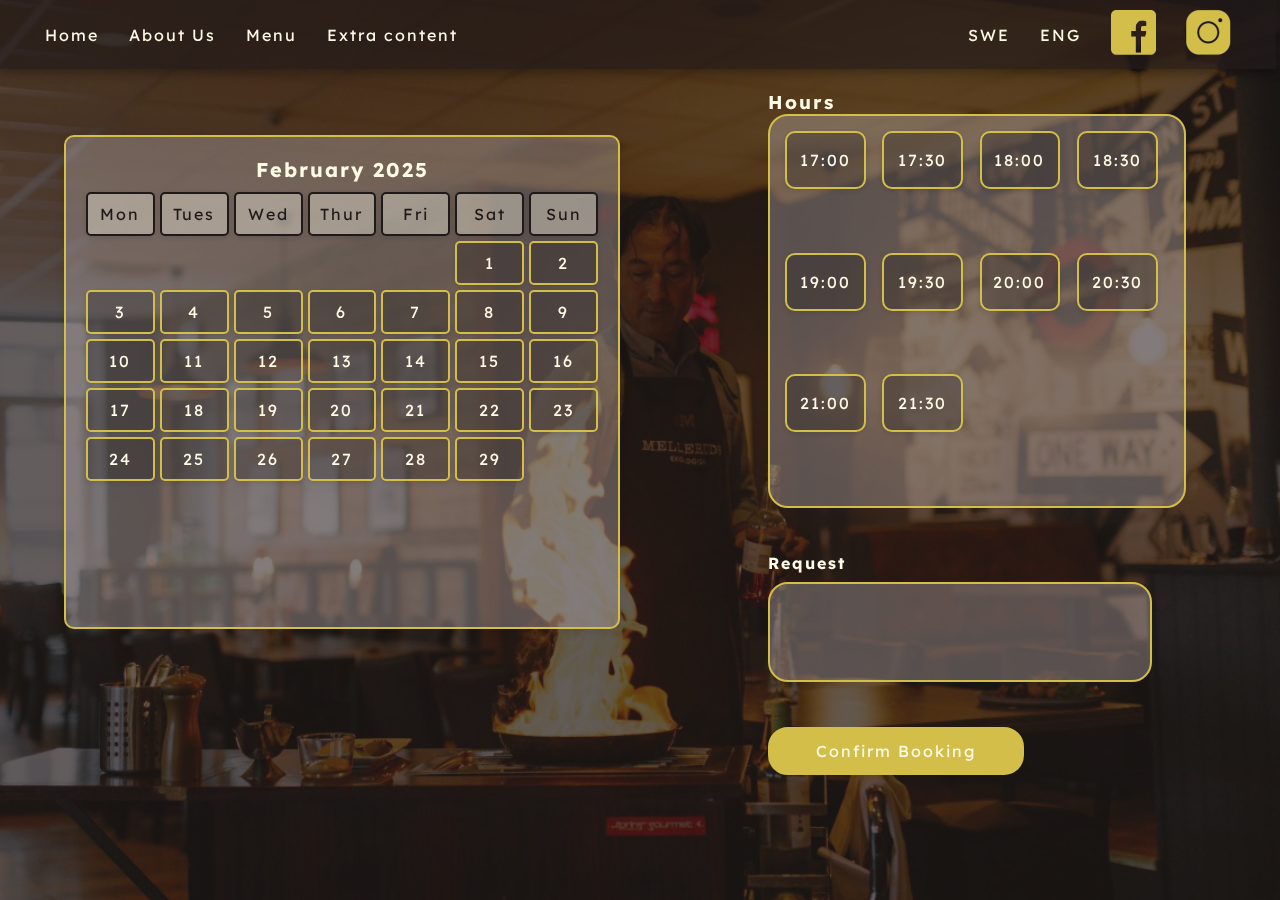
<file: english/booktable2eng.html>
<!DOCTYPE html>
<html lang="en">
<head>
	<meta charset="UTF-8">
	<meta name="viewport" content="width=device-width, initial-scale=1.0">
	<link rel="stylesheet" href="../css/styles.css">
	<title>Boka bord fortsättning</title>
</head>
<body style="background-color: #201919;">
	<nav class="navbar">
		<ul class="navlinks">
			<li><a href="../english/homepageeng.html">Home</a></li>
			<li><a href="../english/abouteng.html">About Us</a></li>
			<li><a href="../english/menueng.html">Menu</a></li>
			<li><a href="../html/extra.html">Extra content</a></li>
		</ul>

		<div class="right-content">
			<a href="#">SWE</a>
			<a href="../english/booktableeng.html">ENG</a>
			<a href="https://www.facebook.com/profile.php?id=100028975106962&ref=ts&fref=ts#" target="_blank"><img src="../Janusbilder/FACEBOOK.png" alt="Facebook-link"></a>
			<a href="https://www.instagram.com/janusbistro/" target="_blank"><img src="../Janusbilder/INSTAGRAM.png" alt="Instagram-link"></a>
		</div>
	</nav>
	
	<div class="container4">
		<img class="background3" src="../Janusbilder/9.jpg" alt="Man cooking">
		<div class="calendarside">
			<div class="calendar">
				<div class="month">February 2025</div>
				<div class="days">
					<div class="day">Mon</div>
					<div class="day">Tues</div>
					<div class="day">Wed</div>
					<div class="day">Thur</div>
					<div class="day">Fri</div>
					<div class="day">Sat</div>
					<div class="day">Sun</div>
				
					<div></div> <div></div> <div></div> <div></div> <div></div>
					<div class="date">1</div> <div class="date">2</div>
					<div class="date">3</div> <div class="date">4</div> <div class="date">5</div> <div class="date">6</div> <div class="date">7</div> <div class="date">8</div> <div class="date">9</div>
					<div class="date">10</div> <div class="date">11</div> <div class="date">12</div> <div class="date">13</div> <div class="date">14</div> <div class="date">15</div> <div class="date">16</div>
					<div class="date">17</div> <div class="date">18</div> <div class="date">19</div> <div class="date">20</div> <div class="date">21</div> <div class="date">22</div> <div class="date">23</div>
					<div class="date">24</div> <div class="date">25</div> <div class="date">26</div> <div class="date">27</div> <div class="date">28</div> <div class="date">29</div>
				</div>
			</div>
		</div>
		<div class="specifications">
			<h3>Hours</h3>
			<div class="time">
				<div class="hour">17:00</div><div class="hour">17:30</div><div class="hour">18:00</div><div class="hour">18:30</div>
				<div class="hour">19:00</div><div class="hour">19:30</div><div class="hour">20:00</div><div class="hour">20:30</div>
				<div class="hour">21:00</div><div class="hour">21:30</div>
			</div>

			<form class="request">
				<label for="message"><b>Request</b></label>
				<textarea name="message" id="message"></textarea>

				<input type="submit" value="Confirm Booking">
			</form>

		</div>


	</div>
	
</body>
</html>
</file>
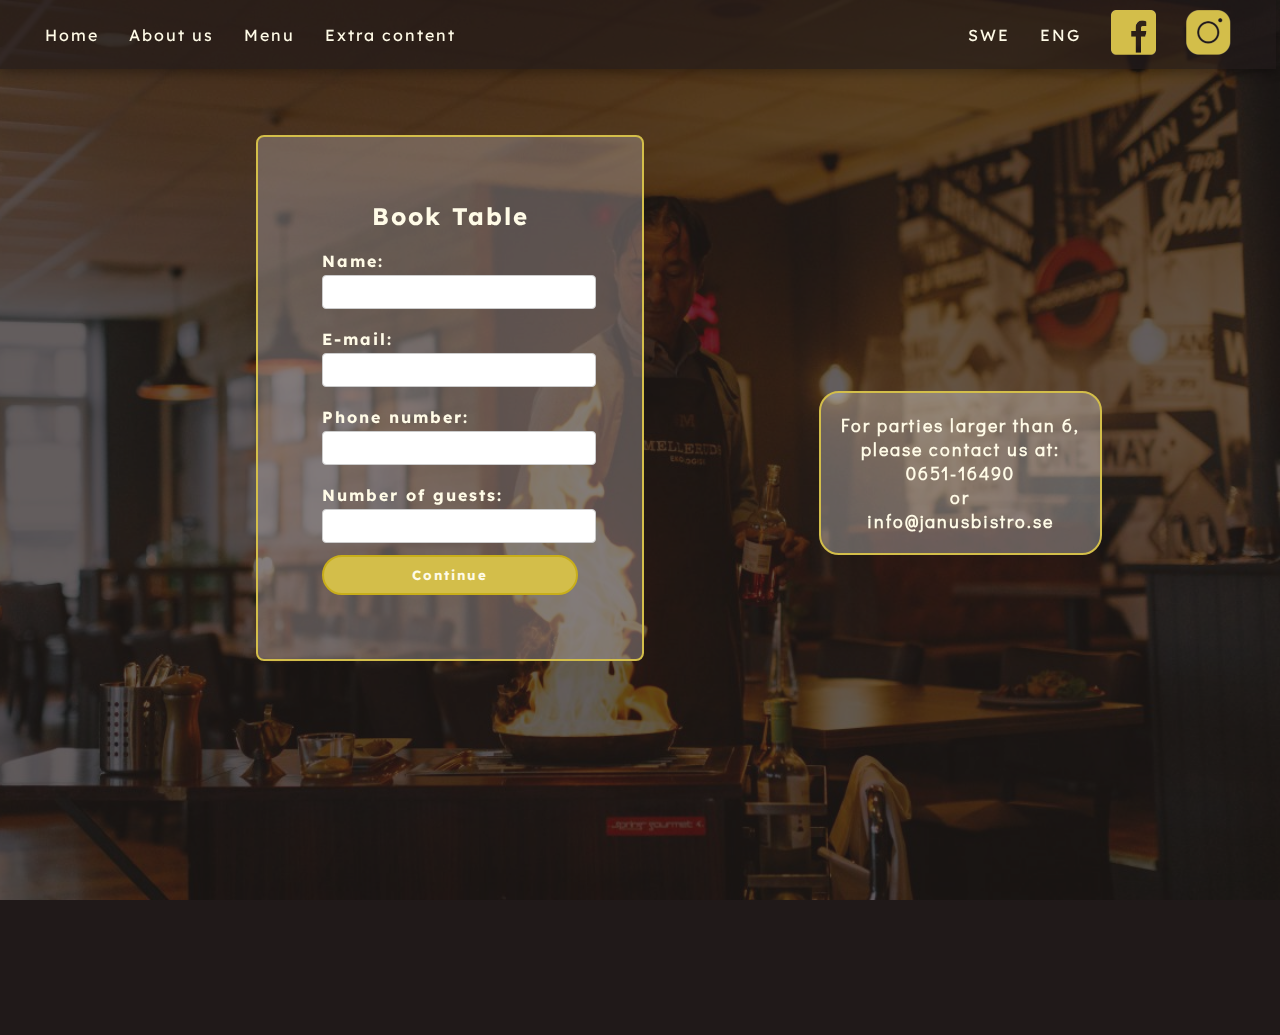
<file: english/booktableeng.html>
<!DOCTYPE html>
<html lang="en">
<head>
	<meta charset="UTF-8">
	<meta name="viewport" content="width=device-width, initial-scale=1.0">
	<link rel="stylesheet" href="../css/styles.css">
	<title>Boka Bord</title>
</head>
<body style="background-color: #201919;">
	<img class="background3" src="../Janusbilder/9.jpg">

	<nav class="navbar">
		<ul class="navlinks">
			<li><a href="../english/homepageeng.html">Home</a></li>
			<li><a href="../english/abouteng.html">About us</a></li>
			<li><a href="../english/menueng.html">Menu</a></li>
			<li><a href="../html/extra.html">Extra content</a></li>
		</ul>

		<div class="right-content">
			<a href="../html/booktable.html">SWE</a>
			<a href="#">ENG</a>
			<a href="https://www.facebook.com/profile.php?id=100028975106962&ref=ts&fref=ts#" target="_blank"><img src="../Janusbilder/FACEBOOK.png" alt="Facebook-link"></a>
			<a href="https://www.instagram.com/janusbistro/" target="_blank"><img src="../Janusbilder/INSTAGRAM.png" alt="Instagram-link"></a>
		</div>
	</nav>
	<div class="container3">
		
		<div class="left2">
			
			<div class="form">
				<h2>Book Table</h2>
				<form action="../english/booktable2eng.html">
					<label for="name">Name:</label>
					<input type="text" id="name" name="name" required>
		
					<label for="email">E-mail:</label>
					<input type="email" id="email" name="email" required>
		
					<label for="phone">Phone number:</label>
					<input type="tel" id="phone" name="phone" required>
		
					<label for="guests">Number of guests:</label>
					<input type="number" id="guests" name="guests" min="1" max="6" required>
		
					<button type="submit"><b>Continue</b></button>
				</form>
			</div>


		</div>
		<div class="right2">
			<h3 style="text-align: center;" >For parties larger than 6, <br> please contact us at: <br>
				0651-16490 <br>
				or <br>
				info@janusbistro.se</h3>
		</div>
	</div>
	
</body>
</html>
</file>
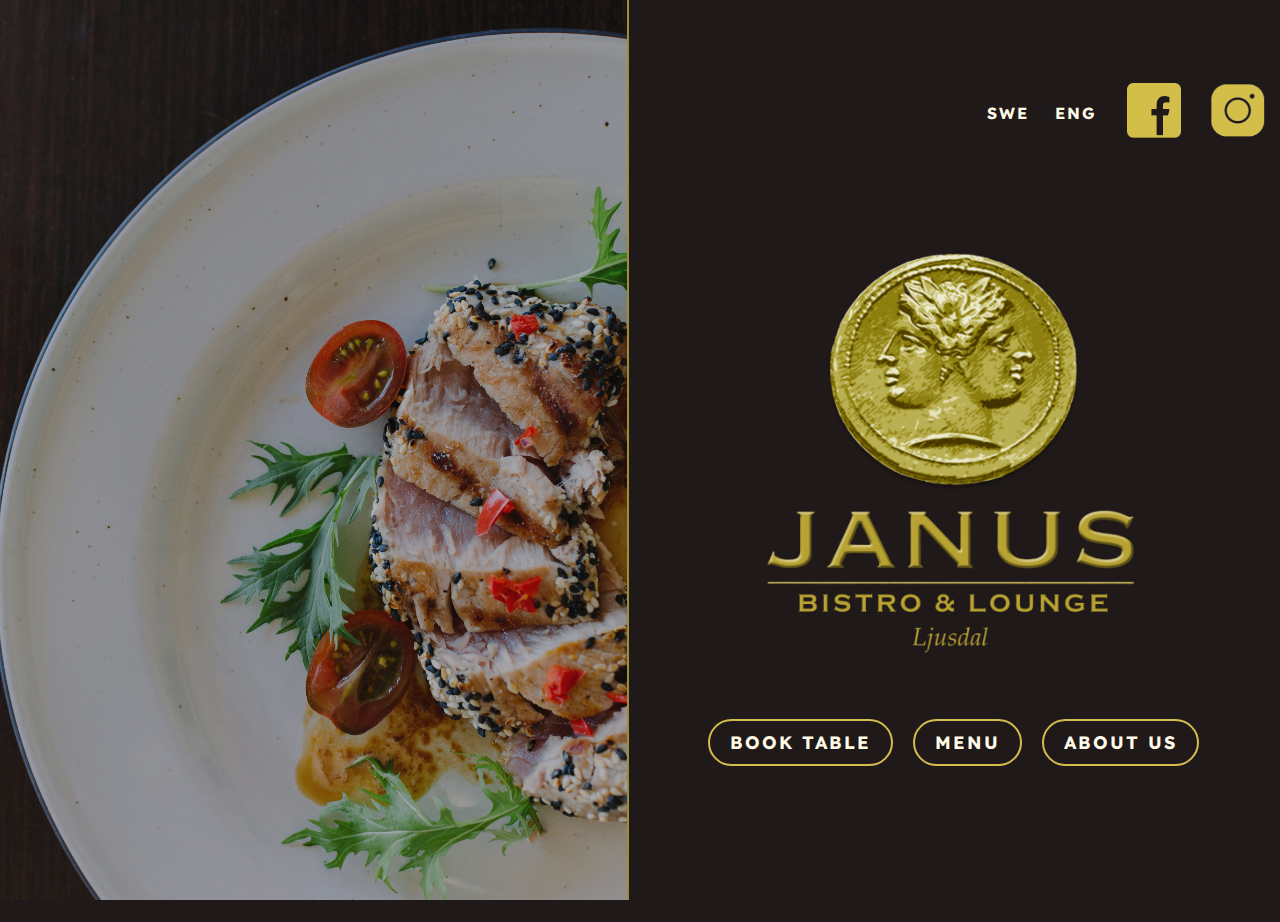
<file: english/homepageeng.html>
<!DOCTYPE html>
<html lang="en">
  <head>
    <meta charset="UTF-8" />
    <meta name="viewport" content="width=device-width, initial-scale=1.0" />
    <title>Homepage</title>
	<link rel="stylesheet" href="../css/styles.css">

    <style>
    </style>
  </head>
  <body style="background-color: #201919;">   
	<div class="container">
		<div class="div1"> 
			<img src="../Janusbilder/14.jpg" alt="">
		</div>
		<div class="div2">
			<div class="text">
				<p><a href="../html/index.html">SWE</p></a>
				<p><a href="#">ENG</p></a>
			</div>
			 <div class="igfb">
				<a href="https://www.facebook.com/profile.php?id=100028975106962&ref=ts&fref=ts#" target="_blank"><img src="../Janusbilder/FACEBOOK.png" alt="Facebook-link"></a>
				<a href="https://www.instagram.com/janusbistro/" target="_blank"><img src="../Janusbilder/INSTAGRAM.png" alt="Instagram-link"></a>
			</div>


		</div>
		<div class="div3">
			 <img src="../Janusbilder/Januslogga.png" alt="Janus logo">
		</div>
		<div class="div4"> 
			<div class="bokabord"><a href="../english/booktableeng.html"><p> BOOK TABLE </p></a></div>
			<div class="meny"><a href="../english/menueng.html"><p> MENU </p></a></div>
			<div class="omoss"><a href="../english/abouteng.html"><p> ABOUT US </p></a></div>
		</div>


	</div>
  </body>
</html>
</file>
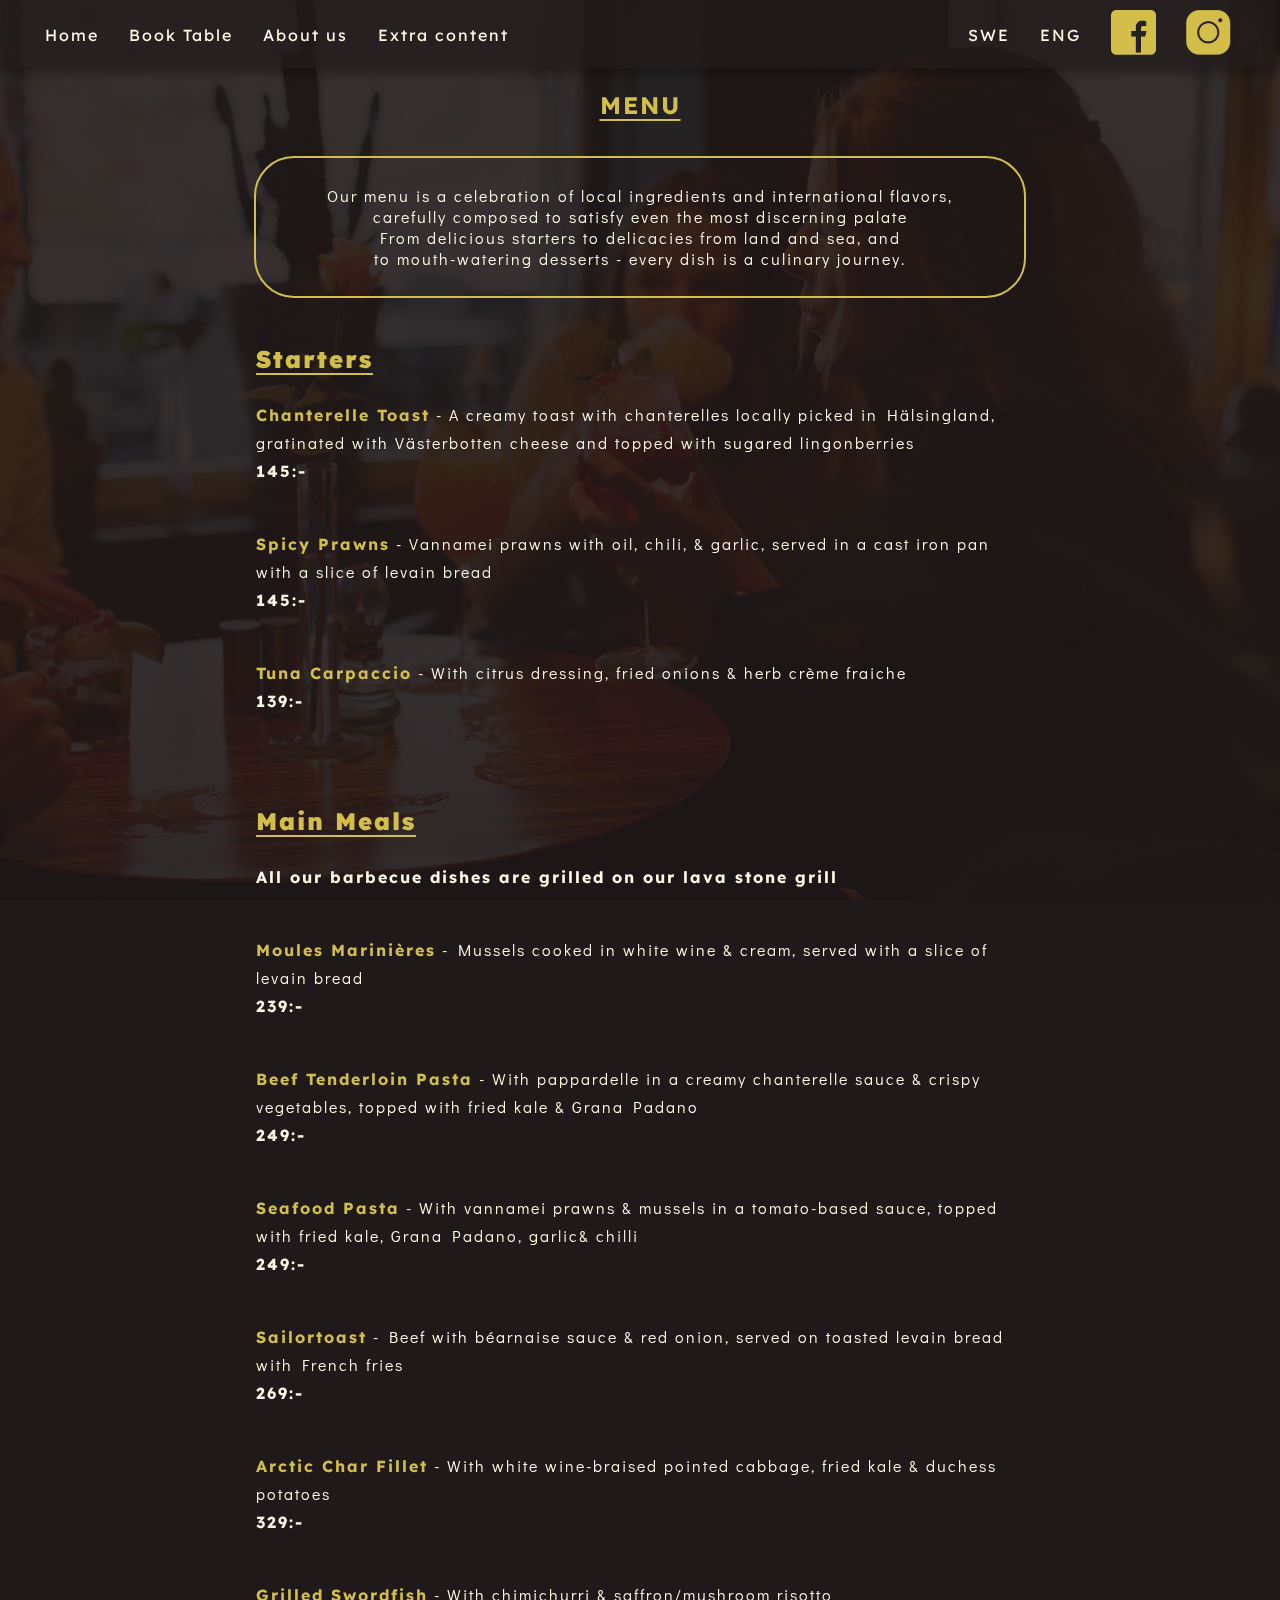
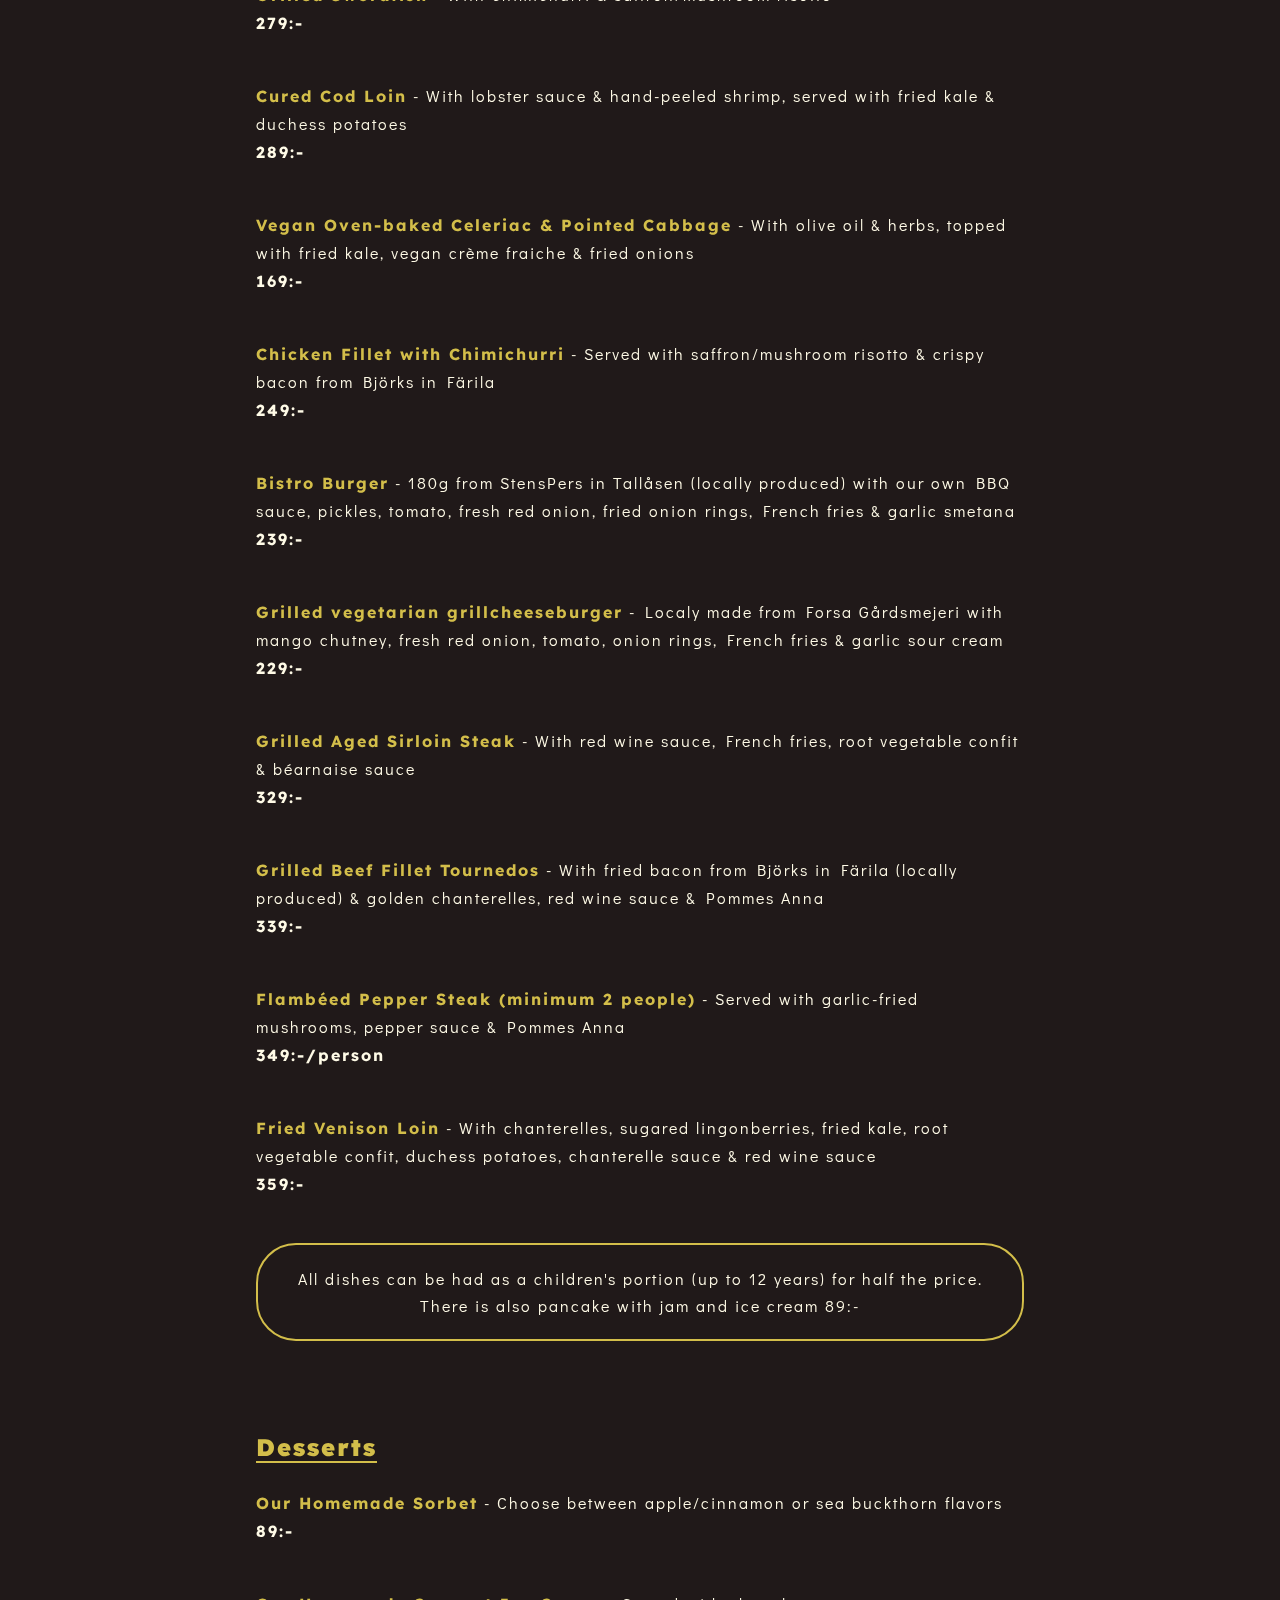
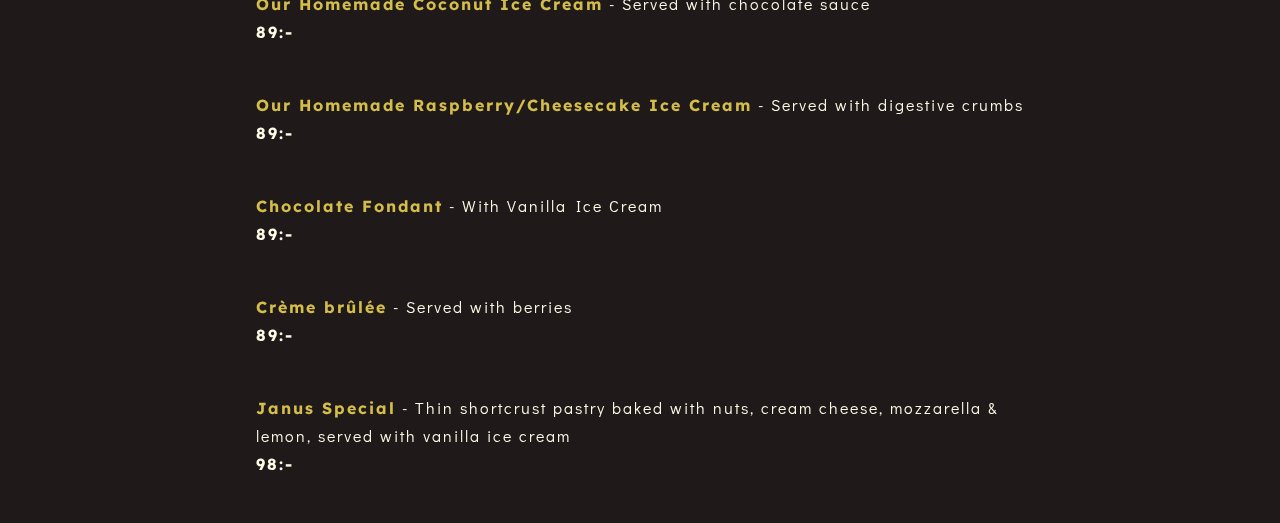
<file: english/menueng.html>
<!DOCTYPE html>
<html lang="en">
<head>
	<meta charset="UTF-8">
	<meta name="viewport" content="width=device-width, initial-scale=1.0">
	<link rel="stylesheet" href="../css/styles.css">
	<title>Meny</title>
</head>
<body style="background-color: #201919;">
	
	<div class="background2"><img src="../Janusbilder/8.jpg" alt=""></div>

	<nav class="navbar">
		<ul class="navlinks">
			<li><a href="../english/homepageeng.html">Home</a></li>
			<li><a href="../english/booktableeng.html">Book Table</a></li>
			<li><a href="../english/abouteng.html">About us</a></li>
			<li><a href="../html/extra.html">Extra content</a></li>
		</ul>

		<div class="right-content">
			<a href="../html/meny.html">SWE</a>
			<a href="#">ENG</a>
			<a href="https://www.facebook.com/profile.php?id=100028975106962&ref=ts&fref=ts#" target="_blank"><img src="../Janusbilder/FACEBOOK.png" alt="Facebook-link"></a>
			<a href="https://www.instagram.com/janusbistro/" target="_blank"><img src="../Janusbilder/INSTAGRAM.png" alt="Instagram-link"></a>
		</div>
	</nav>

	<div class="title">
		<h3 style="text-align: center;text-decoration: underline; text-underline-offset: 5px">MENU</h3>
	</div>

	<p class="intro" style=" text-align: center;">Our menu is a celebration of local ingredients and international flavors,<br>
		carefully composed to satisfy even the most discerning palate<br>
	    From delicious starters to delicacies from land and sea, and<br>
		to mouth-watering desserts - every dish is a culinary journey.</p>

	<div class="menu">
		<h3 class="gold" style="text-decoration: underline; text-underline-offset: 5px;"><b>Starters</b></h3>
		<p><b class="gold">Chanterelle Toast</b> - A creamy toast with chanterelles locally picked in Hälsingland,
			gratinated with Västerbotten cheese and topped with sugared lingonberries <b><br> 145:-</b></p>
		<p><b class="gold">Spicy Prawns</b> - Vannamei prawns with oil, chili, & garlic, served in a cast iron pan
			with a slice of levain bread <b><br>145:-</b></p>
		<p><b class="gold">Tuna Carpaccio</b> - With citrus dressing, fried onions & herb crème fraiche <b><br>139:-</b></p>

		<h3 class="gold" style="text-decoration: underline; text-underline-offset: 5px;"><b>Main Meals</b></h3>
		<p class="gold"> <b>All our barbecue dishes are grilled on our lava stone grill</b></p>
		<p><b class="gold">Moules Marinières</b> - Mussels cooked in white wine & cream, served with a slice of levain bread <b><br>239:-</b></p>
		<p><b class="gold">Beef Tenderloin Pasta</b> - With pappardelle in a creamy chanterelle sauce & crispy vegetables,
			topped with fried kale & Grana Padano <b><br>249:-</b></p>
		<p><b class="gold">Seafood Pasta</b> - With vannamei prawns & mussels in a tomato-based sauce,
			topped with fried kale, Grana Padano, garlic& chilli<b><br>249:-</b></p>
		<p><b class="gold">Sailortoast</b> - Beef with béarnaise sauce & red onion, served on toasted levain bread with
			French fries<b><br>269:-</b></p>
		<p><b class="gold">Arctic Char Fillet</b> - With white wine-braised pointed cabbage, fried kale & duchess potatoes<b><br>329:-</b></p>
		<p><b class="gold">Grilled Swordfish</b> - With chimichurri & saffron/mushroom risotto<b><br>279:-</b></p>
		<p><b class="gold">Cured Cod Loin</b> - With lobster sauce & hand-peeled shrimp,
			served with fried kale & duchess potatoes<b><br>289:-</b></p>
		<p><b class="gold">Vegan Oven-baked Celeriac & Pointed Cabbage</b> - With olive oil & herbs, topped with fried
			kale, vegan crème fraiche & fried onions<b><br>169:-</b></p>
		<p><b class="gold">Chicken Fillet with Chimichurri</b> - Served with saffron/mushroom risotto
			& crispy bacon from Björks in Färila<b><br>249:-</b></p>
		<p><b class="gold">Bistro Burger</b> - 180g from StensPers in Tallåsen (locally produced) with our own BBQ sauce,
			pickles, tomato, fresh red onion, fried onion rings, French fries & garlic smetana<b><br>239:-</b></p>
		<p><b class="gold">Grilled vegetarian grillcheeseburger</b> - Localy made from Forsa Gårdsmejeri with
			mango chutney, fresh red onion, tomato, onion rings, French fries & garlic sour cream <b><br>229:-</b></p>
		<p><b class="gold">Grilled Aged Sirloin Steak</b> - With red wine sauce, French fries, root vegetable confit
			& béarnaise sauce <b><br>329:-</b></p>
		<p><b class="gold">Grilled Beef Fillet Tournedos</b> - With fried bacon from Björks in Färila (locally produced)
			& golden chanterelles, red wine sauce & Pommes Anna<b><br>339:-</b></p>
		<p><b class="gold">Flambéed Pepper Steak (minimum 2 people)</b> - Served with garlic-fried mushrooms,
			pepper sauce & Pommes Anna<b><br>349:-/person</b></p>
		<p><b class="gold">Fried Venison Loin</b> - With chanterelles, sugared lingonberries, fried kale, root vegetable confit,
			duchess potatoes, chanterelle sauce & red wine sauce<b><br>359:-</b></p>

		<p class="kidsmenu" style=" text-align: center;">All dishes can be had as a children's portion (up to 12 years) for half the price. <br> There is also pancake with jam and ice cream 89:-</p>

		<h3 class="gold" style="text-decoration: underline; text-underline-offset: 5px;"><b>Desserts</b></h3>
		<p><b class="gold">Our Homemade Sorbet</b> - Choose between apple/cinnamon or sea buckthorn flavors<b><br>89:-</b></p>
		<p><b class="gold">Our Homemade Coconut Ice Cream</b> - Served with chocolate sauce <b><br>89:-</b></p>
		<p><b class="gold">Our Homemade Raspberry/Cheesecake Ice Cream</b> - Served with digestive crumbs<b><br>89:-</b></p>
		<p><b class="gold">Chocolate Fondant</b> - With Vanilla Ice Cream<b><br>89:-</b></p>
		<p><b class="gold">Crème brûlée</b> - Served with berries<b><br>89:-</b></p>
		<p><b class="gold">Janus Special</b> - Thin shortcrust pastry baked with nuts, cream cheese, mozzarella & lemon,
			served with vanilla ice cream<b><br>98:-</b></p>
	</div>
	
</body>
</html>
</file>
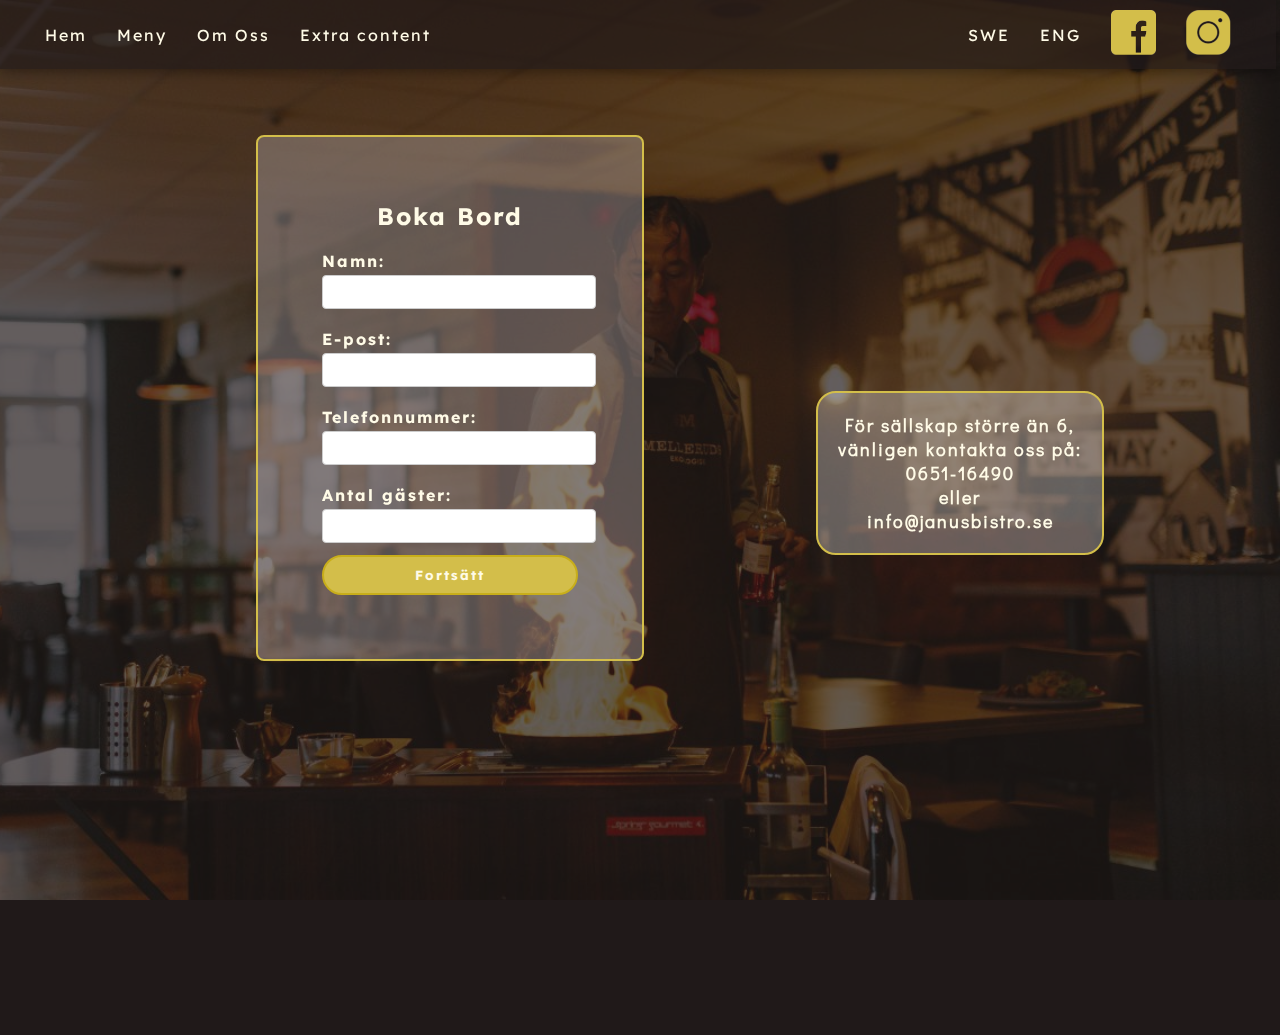
<file: html/booktable.html>
<!DOCTYPE html>
<html lang="sv">
<head>
	<meta charset="UTF-8">
	<meta name="viewport" content="width=device-width, initial-scale=1.0">
	<link rel="stylesheet" href="../css/styles.css">
	<script src="../jquery/jquery-3.7.1.min.js"></script>
	<title>Boka Bord</title>
</head>
<body style="background-color: #201919;">
	<img class="background3" src="../Janusbilder/9.jpg" alt="Man som lagar mat">

	<div class="menu-container" id="menu-container">
		<nav class="navbar">
			<ul class="navlinks">
				<li onmouseover="changeColor(this)" onmouseout="resetColor(this)">
					<a href="../html/index.html">Hem</a></li>
				<li onmouseover="changeColor(this)" onmouseout="resetColor(this)">
					<a href="../html/meny.html">Meny</a></li>
				<li onmouseover="changeColor(this)" onmouseout="resetColor(this)">
					
					<a href="../html/about.html">Om Oss</a></li>
				<li onmouseover="changeColor(this)" onmouseout="resetColor(this)">
					<a href="../html/extra.html">Extra content</a></li>
			</ul>
	
			<div class="right-content">
				<a href="#">SWE</a>
				<a href="../english/abouteng.html">ENG</a>
				<a href="https://www.facebook.com/profile.php?id=100028975106962&ref=ts&fref=ts#" target="_blank">
					<img src="../Janusbilder/FACEBOOK.png" alt=""></a>
				<a href="https://www.instagram.com/janusbistro/" target="_blank">
					<img src="../Janusbilder/INSTAGRAM.png" alt=""></a>
			</div>
		</nav>
	</div>
	<div class="hamburger" id="hamburger">
		<img src="../Janusbilder/menu_24dp_D3BE4A_FILL0_wght400_GRAD0_opsz24.png" alt="">
	</div>
	<div class="container3">
		
		<div class="left2">
			
			<div class="form">
				<h2>Boka Bord</h2>
				<form action="../html/booktable2.html">
					<label for="name">Namn:</label>
					<input type="text" id="name" name="name" required>
		
					<label for="email">E-post:</label>
					<input type="email" id="email" name="email" required>
		
					<label for="phone">Telefonnummer:</label>
					<input type="tel" id="phone" name="phone" required>
		
					<label for="guests">Antal gäster:</label>
					<input type="number" id="guests" name="guests" min="1" max="6" required>
					
					<button type="submit"><b>Fortsätt</b></button>
				</form>
			</div>

		</div>
		<div class="right2">
			<h3 style="text-align: center;" >För sällskap större än 6, <br> vänligen kontakta oss på: <br>
				0651-16490 <br>
				eller <br>
				info@janusbistro.se</h3>
		</div>
	</div>
	<script src="../javascript/navbar.js"></script>
	<script src="../javascript/hambruger.js"></script>
</body>
</html>
</file>
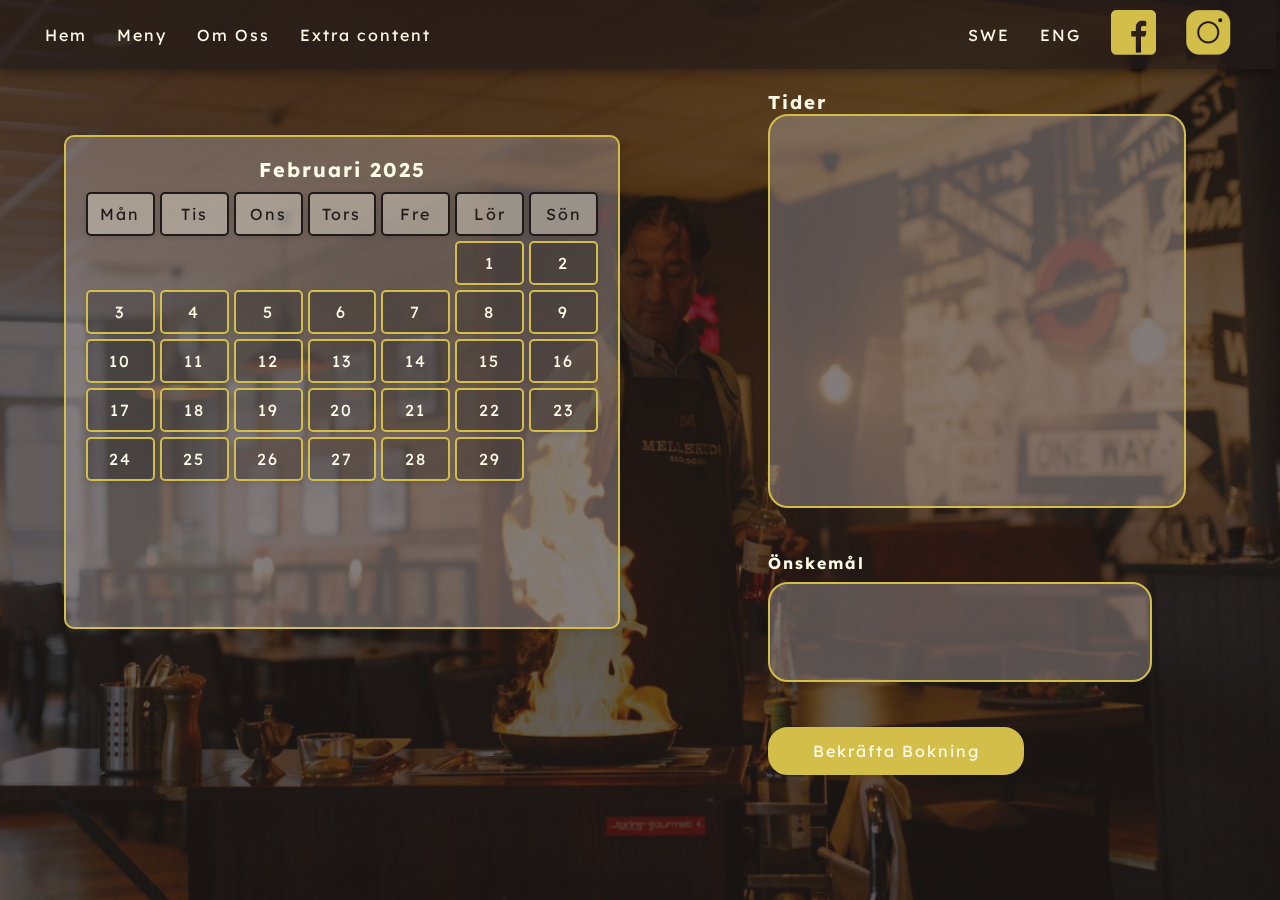
<file: html/booktable2.html>
<!DOCTYPE html>
<html lang="sv">
<head>
	<meta charset="UTF-8">
	<meta name="viewport" content="width=device-width, initial-scale=1.0">
	<link rel="stylesheet" href="../css/styles.css">

	<script src="../jquery/jquery-3.7.1.min.js"></script>
	<!-- <link rel="stylesheet" href="../jquery/jquery-ui-1.14.1/jquery-ui.css"> -->
	<script src="../jquery/jquery-ui-1.14.1/jquery-ui.min.js"></script>

	<title>Boka bord fortsättning</title>
</head>
<body style="background-color: #201919;">

	<div class="menu-container" id="menu-container">
		<nav class="navbar">
			<ul class="navlinks">
				<li onmouseover="changeColor(this)" onmouseout="resetColor(this)">
					<a href="../html/index.html">Hem</a></li>
				<li onmouseover="changeColor(this)" onmouseout="resetColor(this)">
					<a href="../html/meny.html">Meny</a></li>
				<li onmouseover="changeColor(this)" onmouseout="resetColor(this)">
					
					<a href="../html/about.html">Om Oss</a></li>
				<li onmouseover="changeColor(this)" onmouseout="resetColor(this)">
					<a href="../html/extra.html">Extra content</a></li>
			</ul>
	
			<div class="right-content">
				<a href="#">SWE</a>
				<a href="../english/abouteng.html">ENG</a>
				<a href="https://www.facebook.com/profile.php?id=100028975106962&ref=ts&fref=ts#" target="_blank">
					<img src="../Janusbilder/FACEBOOK.png" alt=""></a>
				<a href="https://www.instagram.com/janusbistro/" target="_blank">
					<img src="../Janusbilder/INSTAGRAM.png" alt=""></a>
			</div>
		</nav>
	</div>
	<div class="hamburger" id="hamburger">
		<img src="../Janusbilder/menu_24dp_D3BE4A_FILL0_wght400_GRAD0_opsz24.png" alt="">
	</div>

	<div class="container4">
		<img class="background3" src="../Janusbilder/9.jpg" alt="">
		<div class="calendarside">
			<div class="calendar">
				<div class="month">Februari 2025</div>
				<div class="days">
					<div class="day">Mån</div>
					<div class="day">Tis</div>
					<div class="day">Ons</div>
					<div class="day">Tors</div>
					<div class="day">Fre</div>
					<div class="day">Lör</div>
					<div class="day">Sön</div>
				
					<div></div><div></div> <div></div><div></div> <div></div>
					<div class="date">1</div> <div class="date sunday">2</div>
					<div class="date">3</div> <div class="date">4</div><div class="date">5</div> <div class="date">6</div> 
					<div class="date">7</div> <div class="date">8</div> <div class="date sunday">9</div>
					<div class="date">10</div> <div class="date">11</div> <div class="date">12</div> <div class="date">13</div>
					 <div class="date">14</div> <div class="date">15</div> <div class="date sunday">16</div>
					<div class="date">17</div> <div class="date">18</div> <div class="date">19</div> <div class="date">20</div>
					 <div class="date">21</div> <div class="date">22</div> <div class="date sunday">23</div>
					<div class="date">24</div> <div class="date">25</div> <div class="date">26</div> <div class="date">27</div>
					 <div class="date">28</div> <div class="date">29</div>
				</div>
			</div>
		</div>
		<div class="specifications">
			<h3>Tider</h3>
			<div class="time">
				<div class="hour hidden">17:00</div><div class="hour hidden">17:30</div><div class="hour hidden">18:00</div><div class="hour hidden">18:30</div>
				<div class="hour hidden">19:00</div><div class="hour hidden">19:30</div><div class="hour hidden">20:00</div><div class="hour hidden">20:30</div>
				<div class="hour hidden">21:00</div><div class="hour hidden">21:30</div>
			</div>

			<form class="request">
				<label for="message"><b>Önskemål</b></label>
				<textarea name="message" id="message"></textarea>
				<input type="submit" value="Bekräfta Bokning">
			</form>
		</div>
	</div>
	<script src="../javascript/booktable.js"></script>
	<script src="../javascript/navbar.js"></script>
	<script src="../javascript/hambruger.js"></script>
</body>
</html>
</file>
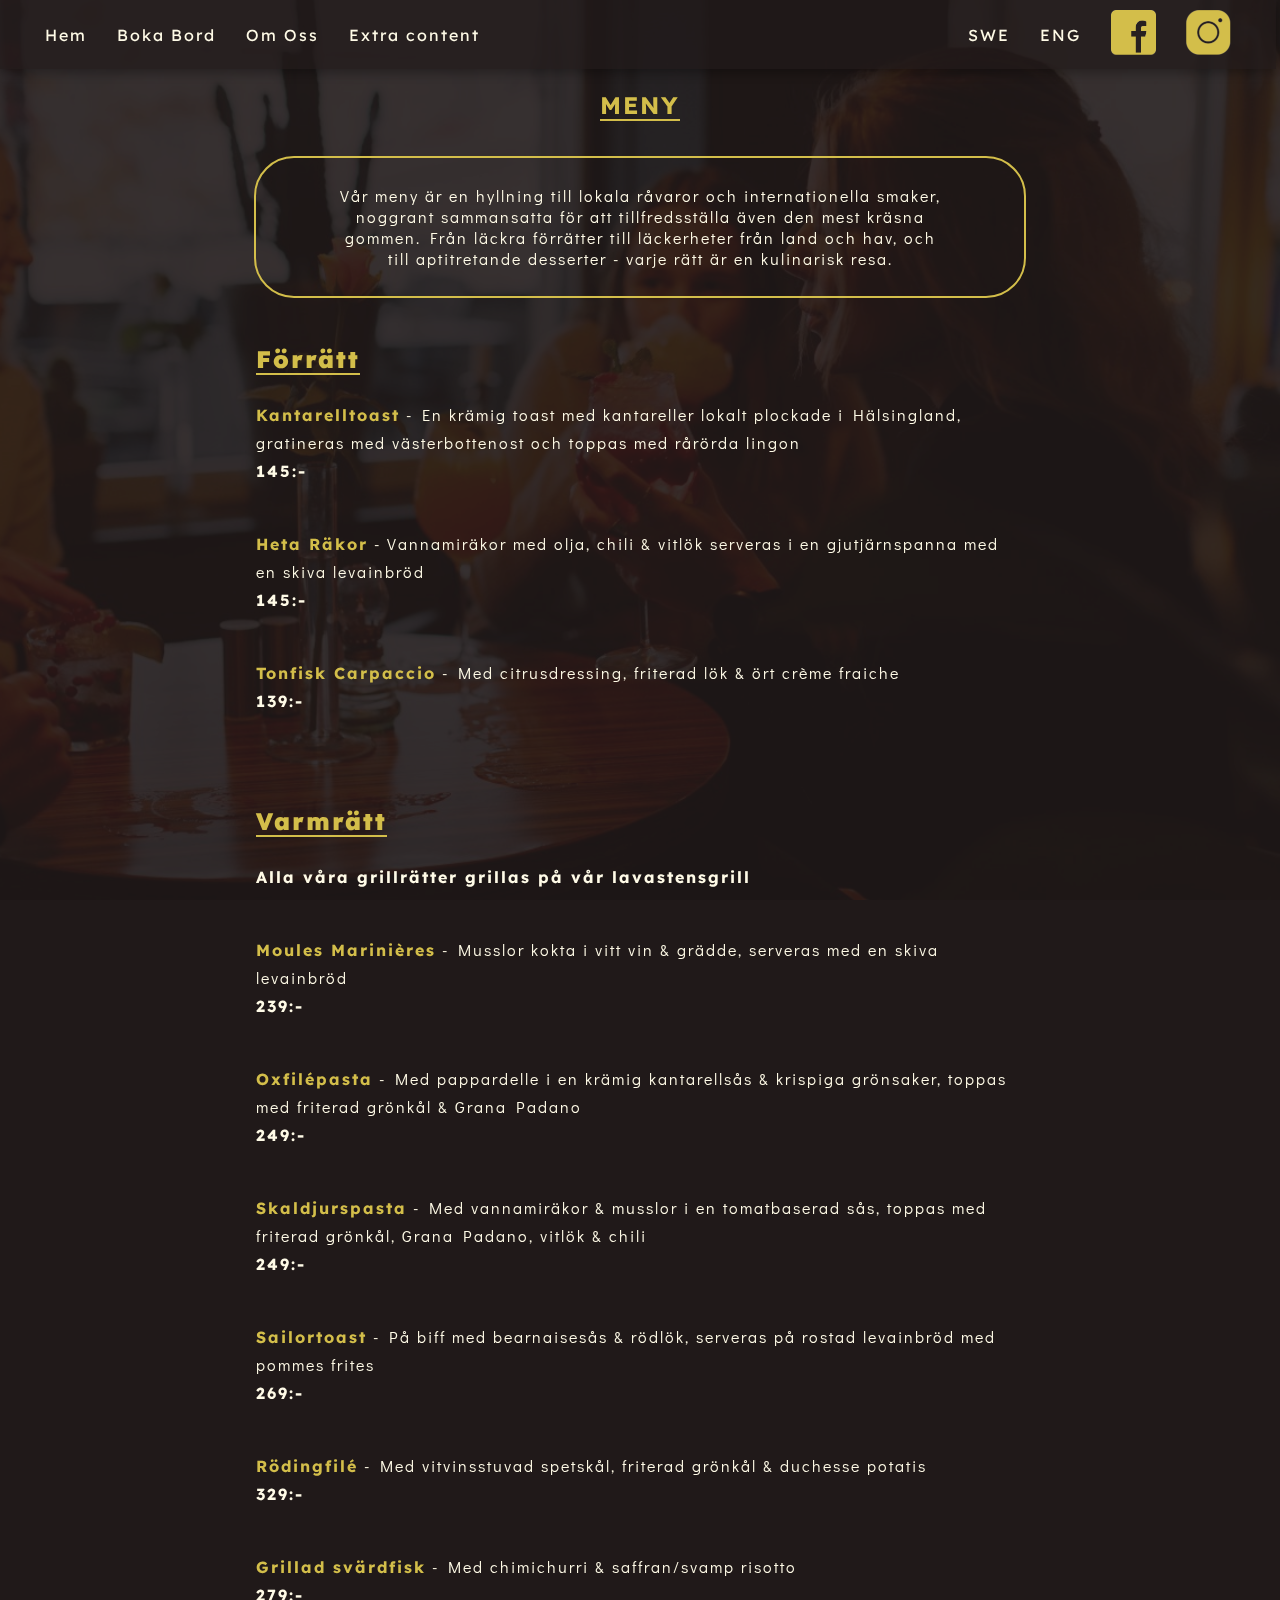
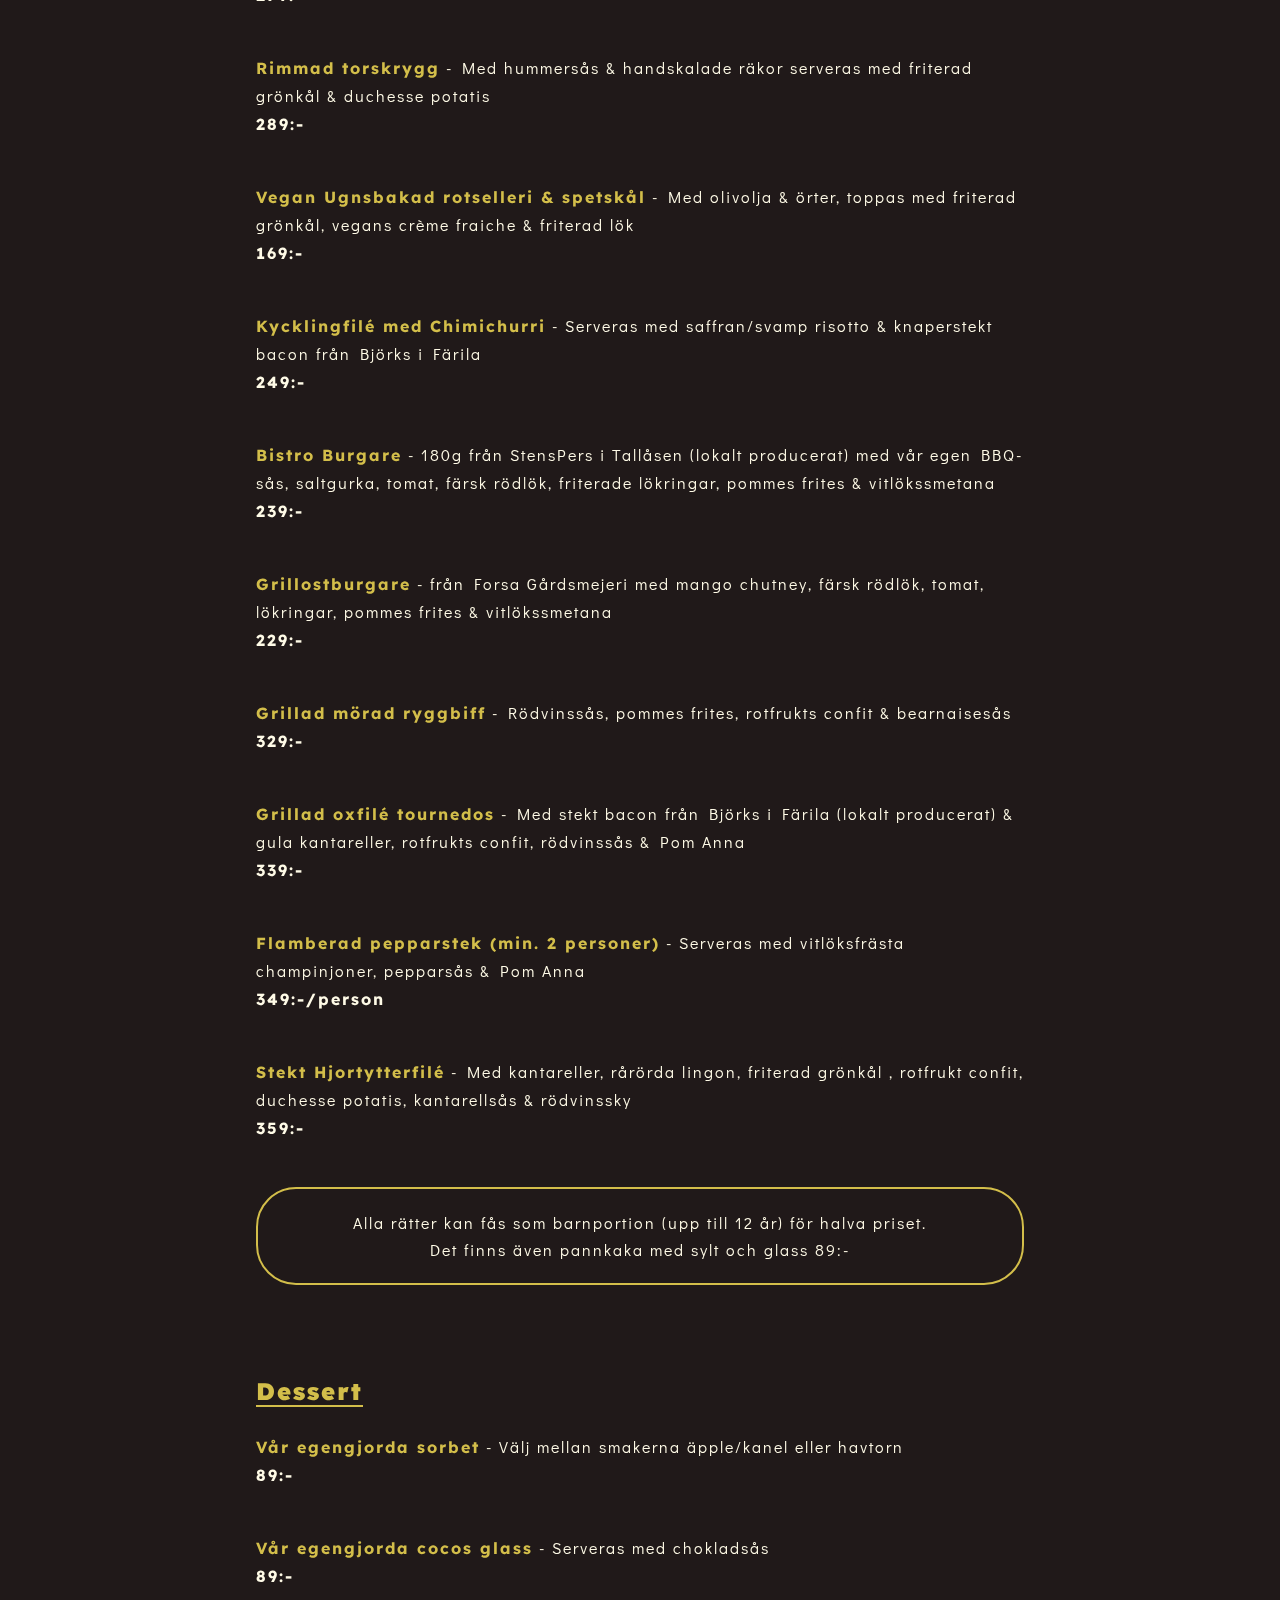
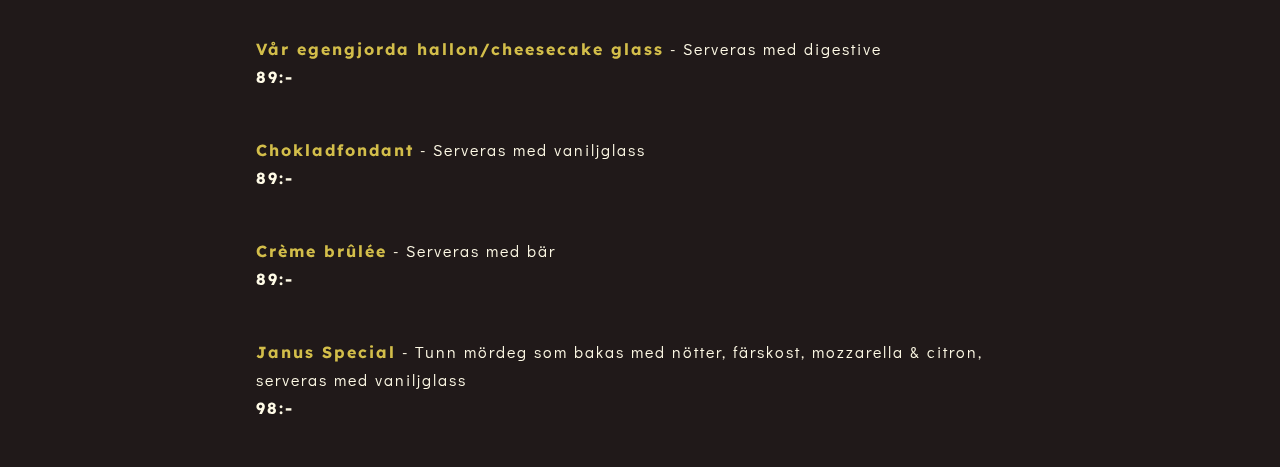
<file: html/meny.html>
<!DOCTYPE html>
<html lang="sv">
<head>
	<meta charset="UTF-8">
	<meta name="viewport" content="width=device-width, initial-scale=1.0">
	<link rel="stylesheet" href="../css/styles.css">
	<script src="../jquery/jquery-3.7.1.min.js"></script>
	<title>Meny</title>
</head>
<body style="background-color: #201919;">
	
	<div class="background2"><img src="../Janusbilder/8.jpg" alt=""></div>
		<div class="menu-container" id="menu-container">
			<nav class="navbar">
				<ul class="navlinks">
					<li onmouseover="changeColor(this)" onmouseout="resetColor(this)">
						<a href="../html/index.html">Hem</a></li>
					<li onmouseover="changeColor(this)" onmouseout="resetColor(this)">
						<a href="../html/booktable.html">Boka Bord</a></li>
					<li onmouseover="changeColor(this)" onmouseout="resetColor(this)">
						
						<a href="../html/about.html">Om Oss</a></li>
					<li onmouseover="changeColor(this)" onmouseout="resetColor(this)">
						<a href="../html/extra.html">Extra content</a></li>
				</ul>
		
				<div class="right-content">
					<a href="#">SWE</a>
					<a href="../english/abouteng.html">ENG</a>
					<a href="https://www.facebook.com/profile.php?id=100028975106962&ref=ts&fref=ts#" target="_blank">
						<img src="../Janusbilder/FACEBOOK.png" alt=""></a>
					<a href="https://www.instagram.com/janusbistro/" target="_blank">
						<img src="../Janusbilder/INSTAGRAM.png" alt=""></a>
				</div>
			</nav>
		</div>
		<div class="hamburger" id="hamburger">
			<img src="../Janusbilder/menu_24dp_D3BE4A_FILL0_wght400_GRAD0_opsz24.png" alt="">
		</div>

	<div class="title">
		<h3 style="text-align: center;text-decoration: underline; text-underline-offset: 5px">MENY</h3>
	</div>

	<p class="intro" style=" text-align: center;">Vår meny är en hyllning till lokala råvaror och internationella smaker,<br>
		noggrant sammansatta för att tillfredsställa även den mest kräsna <br>
	   gommen. Från läckra förrätter till läckerheter från land och hav, och <br>
		till aptitretande desserter - varje rätt är en kulinarisk resa.</p>

	<div class="menu">
		<h3 class="gold" style="text-decoration: underline; text-underline-offset: 5px;"><b>Förrätt</b></h3>
		<p><b class="gold" >Kantarelltoast</b> - En krämig toast med kantareller lokalt plockade i Hälsingland, gratineras med västerbottenost och toppas med rårörda lingon <b><br> 145:-</b></p>
		<p><b class="gold">Heta Räkor</b> - Vannamiräkor med olja, chili & vitlök serveras i en gjutjärnspanna med en skiva levainbröd <b><br>145:-</b></p>
		<p><b class="gold">Tonfisk Carpaccio</b> - Med citrusdressing, friterad lök & ört crème fraiche <b><br>139:-</b></p>

		<h3 class="gold" style="text-decoration: underline; text-underline-offset: 5px;"><b>Varmrätt</b></h3>
		<p class="gold"> <b>Alla våra grillrätter grillas på vår lavastensgrill</b></p>
		<p><b class="gold">Moules Marinières</b> - Musslor kokta i vitt vin & grädde, serveras med en skiva levainbröd <b><br>239:-</b></p>
		<p><b class="gold">Oxfilépasta</b> - Med pappardelle i en krämig kantarellsås & krispiga grönsaker, toppas med friterad grönkål & Grana Padano <b><br>249:-</b></p>
		<p><b class="gold">Skaldjurspasta</b> - Med vannamiräkor & musslor i en tomatbaserad sås, toppas med friterad grönkål, Grana Padano, vitlök & chili <b><br>249:-</b></p>
		<p><b class="gold">Sailortoast</b> - På biff med bearnaisesås & rödlök, serveras på rostad levainbröd med pommes frites <b><br>269:-</b></p>
		<p><b class="gold">Rödingfilé</b> - Med vitvinsstuvad spetskål, friterad grönkål & duchesse potatis <b><br>329:-</b></p>
		<p><b class="gold">Grillad svärdfisk</b> - Med chimichurri & saffran/svamp risotto <b><br>279:-</b></p>
		<p><b class="gold">Rimmad torskrygg</b> - Med hummersås & handskalade räkor serveras med friterad grönkål & duchesse potatis <b><br>289:-</b></p>
		<p><b class="gold">Vegan Ugnsbakad rotselleri & spetskål</b> - Med olivolja & örter, toppas med friterad grönkål, vegans crème fraiche & friterad lök <b><br>169:-</b></p>
		<p><b class="gold">Kycklingfilé med Chimichurri</b> - Serveras med saffran/svamp risotto & knaperstekt bacon från Björks i Färila <b><br>249:-</b></p>
		<p><b class="gold">Bistro Burgare</b> - 180g från StensPers i Tallåsen (lokalt producerat) med vår egen BBQ-sås, saltgurka, tomat, färsk rödlök, friterade lökringar, pommes frites & vitlökssmetana <b><br>239:-</b></p>
		<p><b class="gold">Grillostburgare</b> - från Forsa Gårdsmejeri med mango chutney, färsk rödlök, tomat, lökringar, pommes frites & vitlökssmetana <b><br>229:-</b></p>
		<p><b class="gold">Grillad mörad ryggbiff</b> - Rödvinssås, pommes frites, rotfrukts confit & bearnaisesås <b><br>329:-</b></p>
		<p><b class="gold">Grillad oxfilé tournedos</b> - Med stekt bacon från Björks i Färila (lokalt producerat) & gula kantareller, rotfrukts confit, rödvinssås & Pom Anna <b><br>339:-</b></p>
		<p><b class="gold">Flamberad pepparstek (min. 2 personer)</b> - Serveras med vitlöksfrästa champinjoner, pepparsås & Pom Anna <b><br>349:-/person</b></p>
		<p><b class="gold">Stekt Hjortytterfilé</b> - Med kantareller, rårörda lingon, friterad grönkål , rotfrukt confit, duchesse potatis, kantarellsås & rödvinssky <b><br>359:-</b></p>

		<p class="kidsmenu" style=" text-align: center;">Alla rätter kan fås som barnportion (upp till 12 år) för halva priset. <br> Det finns även pannkaka med sylt och glass 89:-</p>

		<h3 class="gold" style="text-decoration: underline; text-underline-offset: 5px;"><b>Dessert</b></h3>
		<p><b class="gold">Vår egengjorda sorbet</b> - Välj mellan smakerna äpple/kanel eller havtorn <b><br>89:-</b></p>
		<p><b class="gold">Vår egengjorda cocos glass</b> - Serveras med chokladsås <b><br>89:-</b></p>
		<p><b class="gold">Vår egengjorda hallon/cheesecake glass</b> - Serveras med digestive <b><br>89:-</b></p>
		<p><b class="gold">Chokladfondant</b> - Serveras med vaniljglass <b><br>89:-</b></p>
		<p><b class="gold">Crème brûlée</b> - Serveras med bär <b><br>89:-</b></p>
		<p><b class="gold">Janus Special</b> - Tunn mördeg som bakas med nötter, färskost, 
			mozzarella & citron, serveras med vaniljglass <b><br>98:-</b></p>

	</div>
	
	<script src="../javascript/navbar.js"></script>
	<script src="../javascript/hambruger.js"></script>
</body>
</html>
</file>
<file: css/styles.css>
@import url('https://fonts.googleapis.com/css2?family=Balthazar&family=Lexend:wght@100..900&display=swap');
@import url('https://fonts.googleapis.com/css2?family=Balthazar&family=Didact+Gothic&family=Lexend:wght@100..900&display=swap');


* {
	margin: 0px;
	padding: 0px;
	font-family: "Lexend", sans-serif;
	letter-spacing: 2px;
}

html, body {
	max-width: 100%;
	overflow-x: hidden;
}

.didact-gothic-regular {
	font-family: "Didact Gothic", serif;
	font-weight: 400;
	font-style: normal;
  }

a {
	text-decoration: none;
	color: #FFFBE7;
}

a:visited{
	text-decoration: none;
	color: #FFFBE7;
}

/* navbar */
.navbar {
	font-family: "Didact Gothic", serif;
	display: flex;
	justify-content: space-between;
	align-items: center;
	background-color: #201919ac;
	padding: 10px 30px;
	z-index: 3;
	box-shadow: 0px 4px 10px rgba(0, 0, 0, 0.3);
	position: fixed;
    width: 95%;
}

.scrolled {
	background-color: #201919;
}

.navlinks {
	list-style: none;
	display: flex;
}

.navlinks li {
	margin: 0 15px;
}

.right-content {
	display: flex;
	align-items: center;
	justify-content: space-around;
}

.right-content a{
	margin: 0 15px;
}
.right-content img{
	height: 5vh;
}

/* Första sida */
.container {
    display: grid;
    grid-template-columns: repeat(2, 1fr);
    grid-template-rows: repeat(4, 1fr);
    grid-column-gap: 0px;
    grid-row-gap: 0px;
    height: 100vh;
}

.container div {
    display: flex;
    align-items: center;
    justify-content: center;
    font-weight: bold;
}

.div1 { 
    grid-area: 1 / 1 / 5 / 2; 
}

.div1 img{
	max-width: 100%;
	max-height: auto;
	opacity: 0.7;
	border: #D3BE4A solid 2px;
}

.slide{
	position: absolute;
	display: none;
}

.slide:first-child{
	display: block;
}

.active{
	opacity: 0.7;
}


.div2 { 
    grid-area: 1 / 2 / 2 / 3; 
	padding-left: 25vw;
}

.text {
	color: #FFFBE7;
	margin: 0 15px;
}

.text p{
	font-size: medium;
	padding-left: 2vw;
}

.igfb img{
	max-width: 6vh;
	max-height: auto;
	margin-left: 2vw;
	margin: 0 15px;
}

.div3 { 
    grid-area: 2 / 2 / 4 / 3; 
}

.div3 img{
	height: 140%;
	max-width: auto;
	object-fit: cover;
}

.div4 { 
    grid-area: 4 / 2 / 5 / 3; 
	padding-bottom: 10vh;
}

.div4 p{
	color: #FFFBE7;
	font-size: large;
    display: flex;
    padding: 30px;
	transition: 400ms;
}

.bokabord p, .meny p, .omoss p{
	border: #D3BE4A solid 2px;
	margin: 0 10px;
	border-radius: 40px;
	padding: 10px 20px;
}

/* Hover animations */
.bokabord:hover p {
	background-color: #D3BE4A;
	scale: 1.1;
}

.meny:hover p {
	background-color: #D3BE4A;
	scale: 1.1;
}

.omoss:hover p {
	background-color: #D3BE4A;
	scale: 1.1;
}

/* OM OSS */
.background video{
	opacity: 0.4;
	position: fixed;
	right: 0;
	bottom: 0;
	min-width: 100%;
	min-height: 100%;
	z-index: -1;
}

.container2 {
	display: grid;
	grid-template-columns: 50% 50%;
	height: 100vh;
}

.right{
	z-index: 2;
	padding-top: 10vh;
	padding-right: 10vw;
	align-items: center;
	justify-items: center;
}

.right img{
	width: 15rem;
	height: auto;
}

.right p{
	font-family: "Didact Gothic", serif;
	color: #FFFBE7;
	line-height: 1.5;
	font-size: medium;
}

/* MENY */
.background2 img {
	opacity: 0.1;
	position: fixed;
	right: 0;
	bottom: 0;
	min-width: 100%;
	min-height: 100%;
	z-index: -1;
}

.title h3 {
	z-index: 2;
	color: #D3BE4A;
	font-size: x-large;
	padding-top: 10vh;
	padding-bottom: 4vh;
}

.gold{
	color: #D3BE4A;
}

.intro {
	max-width: 60%;
    margin: auto;
    font-family: "Didact Gothic", serif;
    z-index: 2;
    color:#FFFBE7;
    font-size: medium;
    padding-top: 3vh;
    padding-bottom: 3vh;
    border: #D3BE4A solid 2px;
	border-radius: 40px;
}

.menu {
	padding-left: 20vw;
	padding-right: 20vw;
}

.menu h3{
	padding-top: 5vh;
	padding-bottom: 3vh;
	font-size: x-large;
	font-family: "Didact Gothic", serif;
}

.menu p{
	color: #FFFBE7;
	margin-bottom: 5vh;
	line-height: 3vh;
	font-family: "Didact Gothic", serif;
}

.kidsmenu {
	border: #D3BE4A solid 2px;
	padding: 20px 20px;
	border-radius: 40px;
}

/* BOKA BORD */
.container3 {
    display: grid;
    grid-template-columns: 50% 50%;
    height: 100vh;
}

.background3 {
	opacity: 0.3;
	position: fixed;
	right: 0;
	bottom: 0;
	min-width: 100%;
	min-height: 100%;
	z-index: -1;
}

.left2 {
	font-family: "Didact Gothic", serif;
	align-items: center;
	height: 100vh;
	margin: 0;
	padding-left: 20vw;
	padding-top: 15vh;
}

.form{
	z-index: 2;
	position: relative;
	background: #b5aaaa64;
	padding: 5vw;
	border-radius: 8px;
	width: 20vw;
	color: #FFFBE7;
	border: #D3BE4A solid 2px;
}

.form h2 {
	text-align: center;
	margin-bottom: 20px;
}

.form label {
	font-weight: bold;
	display: block;
	margin: 8px 0 4px;
}

.form input {
	width: 100%;
	padding: 8px;
	margin-bottom: 12px;
	border: 1px solid #ccc;
	border-radius: 4px;
}

.form button {
	width: 100%;
	padding: 10px;
	background: #D3BE4A;
	border:#c8ae1a solid 2px;
	border-radius: 20px;
	color: #FFFBE7;
	transition: 300ms;
}

.form button:hover {
	background: #f4e592;
	scale: 1.1;
}

.right2 {
	display: grid;
	padding-top: 10vh;
	padding-bottom: 20vh;
}

.right2 h3{
	color: #FFFBE7;
	font-family: "Didact Gothic", serif;
	font-size: large;
	border: #D3BE4A solid 2px;
	margin: auto;
	padding: 20px 20px;
	border-radius: 20px;
	background-color: rgba(255, 255, 255, 0.3); ;
}

/* BOKA BORD FORTSÄTNNING */
.container4 {
	display: grid;
    grid-template-columns: 60% 40%;
    height: 100vh;
	
}
.calendarside{
	padding-left: 5vw;
	padding-top: 15vh;
}

.calendar {
	width: 40vw;
	height: 50vh;
	background: #b5aaaa64;
	padding: 20px;
	border-radius: 10px;
	box-shadow: 0px 4px 10px rgba(0, 0, 0, 0.1);
	text-align: center;
	border: #D3BE4A solid 2px;
}

.month {
	font-size: 20px;
	font-weight: bold;
	margin-bottom: 10px;
	color: #FFFBE7;
}

.days {
	display: grid;
	grid-template-columns: repeat(7, 1fr);
	gap: 5px;
	text-align: center;
}

.day {
	padding: 10px;
	border-radius: 5px;
	background: #fffbe762;
	box-shadow: 0px 2px 5px rgba(0, 0, 0, 0.1);
	border: #201919 solid 2px;
	color: #201919;
}

.date{
	padding: 10px;
	border-radius: 5px;
	background: rgba(31, 28, 28, 0.308);
	box-shadow: 0px 2px 5px rgba(0, 0, 0, 0.1);
	transition: 300ms;
	border: #D3BE4A solid 2px;
	color: #FFFBE7;
	cursor: pointer;
}

.date:hover, .hour:hover{
	background-color: #D3BE4A;
	scale: 1.1;
}

.clicked{
	background-color: #D3BE4A;
}

.selected {
	background-color: #D3BE4A;
}

.specifications{
	padding-top: 10vh;
	color: #FFFBE7;
}

.time{
	color: #FFFBE7;
	display: grid;
	grid-template-columns: repeat(4,1fr);
	gap: 5px;
	padding: 15px;
	height: 40vh;
	width: 30vw;
	background: #b5aaaa64;
	border: #D3BE4A solid 2px;
	border-radius: 20px;
}

.hour{
	display: flex;
	justify-content: center;
	align-items: center;
	background-color: rgba(31, 28, 28, 0.308);
	box-shadow: 0px 2px 5px rgba(0, 0, 0, 0.1);
	width: 6vw;
	height: 6vh;
	border-radius: 10px;
	border: #D3BE4A solid 2px;
	transition: 300ms;
	cursor: pointer;
}

.hour.clicked {
	background-color: #D3BE4A;
}

.hidden{
  	opacity: 0;
	pointer-events: none;
}

.request {
	display: flex;
	flex-direction: column;
}

.request label {
	padding-top: 5vh;
	padding-bottom: 1vh;
}

textarea {
	width: 30vw;
	height: 1vh;
	padding: 10px;
	border: #D3BE4A solid 2px;
	box-sizing: border-box;
	resize: none;
	border-radius: 20px;
	margin-bottom: 5vh;
	background:#b5aaaa64;
}

#message{
	min-height: 100px;
	max-height: 300px;
}

.request input{
	font-size: medium;
	color: #FFFBE7;
	background: #D3BE4A;
	border: #D3BE4A solid 2px;
	padding: 12px 24px;
	width: 20vw;
	border-radius: 20px;
	transition: 300ms;
}

.request input:hover{
	scale: 1.1;
}


/* javascript */
.time.active .hour{
	display: block;
}

.date .day .hour{
	cursor: pointer;
}

.date.selected{
	background-color: #D3BE4A;
}

/* extra */

.extracontainer {
	display: grid;
    place-items: center;
    height: 100vh;
	padding-top: 60px;
}

.extracontainer video{
	border: 5px black solid;
}


table {
    width: 50vw;
    margin: 20px 0;
    font-size: 18px;
    text-align: left;
}


th, td {
    padding: 10px;
    border: 1px solid #ddd;
}

th {
    background-color: pink;
    color: white;
}

tr {
    background-color: white;
}

.hamburger {
	display: none;
}


@media (max-width: 720px) {
	
	/* Om oss */
	.container2 {
		display: flex;
		justify-content: center;
		margin: 20px;
	}
	/* Meny */
	.intro{
		padding: 20px;
	}

	.hamburger {
		display: block;
		position: absolutes;
		padding-left: 85vw;
		padding-top: 2vh;
		background-color: #201919;
		box-shadow: 0px 2px 5px rgba(0, 0, 0, 0.1);
	}

	.hamburger img {
		height: 8vh;
		cursor: pointer;
	}

	.navbar{
		background-color: #201919;
	}

	.menu-container {
        display: none;
        position: absolute;
        top: 60px;
        left: 0;
        width: 100%;
        background-color: #201919;
		padding: 10px 30px;
        text-align: center;
        padding: 10px 0;
    }

    .navlinks {
        flex-direction: column;
        padding: 0;
    }

    .navlinks li {
        padding: 15px 0;
    }

    .navlinks a {
        color: #FFFBE7;
        text-decoration: none;
        font-size: 18px;
        display: block;
    }
}

@media print {
	.navbar{display: none;}

	.background2 img{display: none;}

	.gold{color: black;}

	.title h3 {color: black;}

	.intro{
		color: black;
		border: black solid 2px;
	}
	.menu h3 {color: black;}

	.menu {
		padding-left: 10vw;
		padding-right: 10vw;
	}

	.menu p {color: black;}

	.kidsmenu {
		color: black;
		border: black solid 2px;
	}
}
</file>
